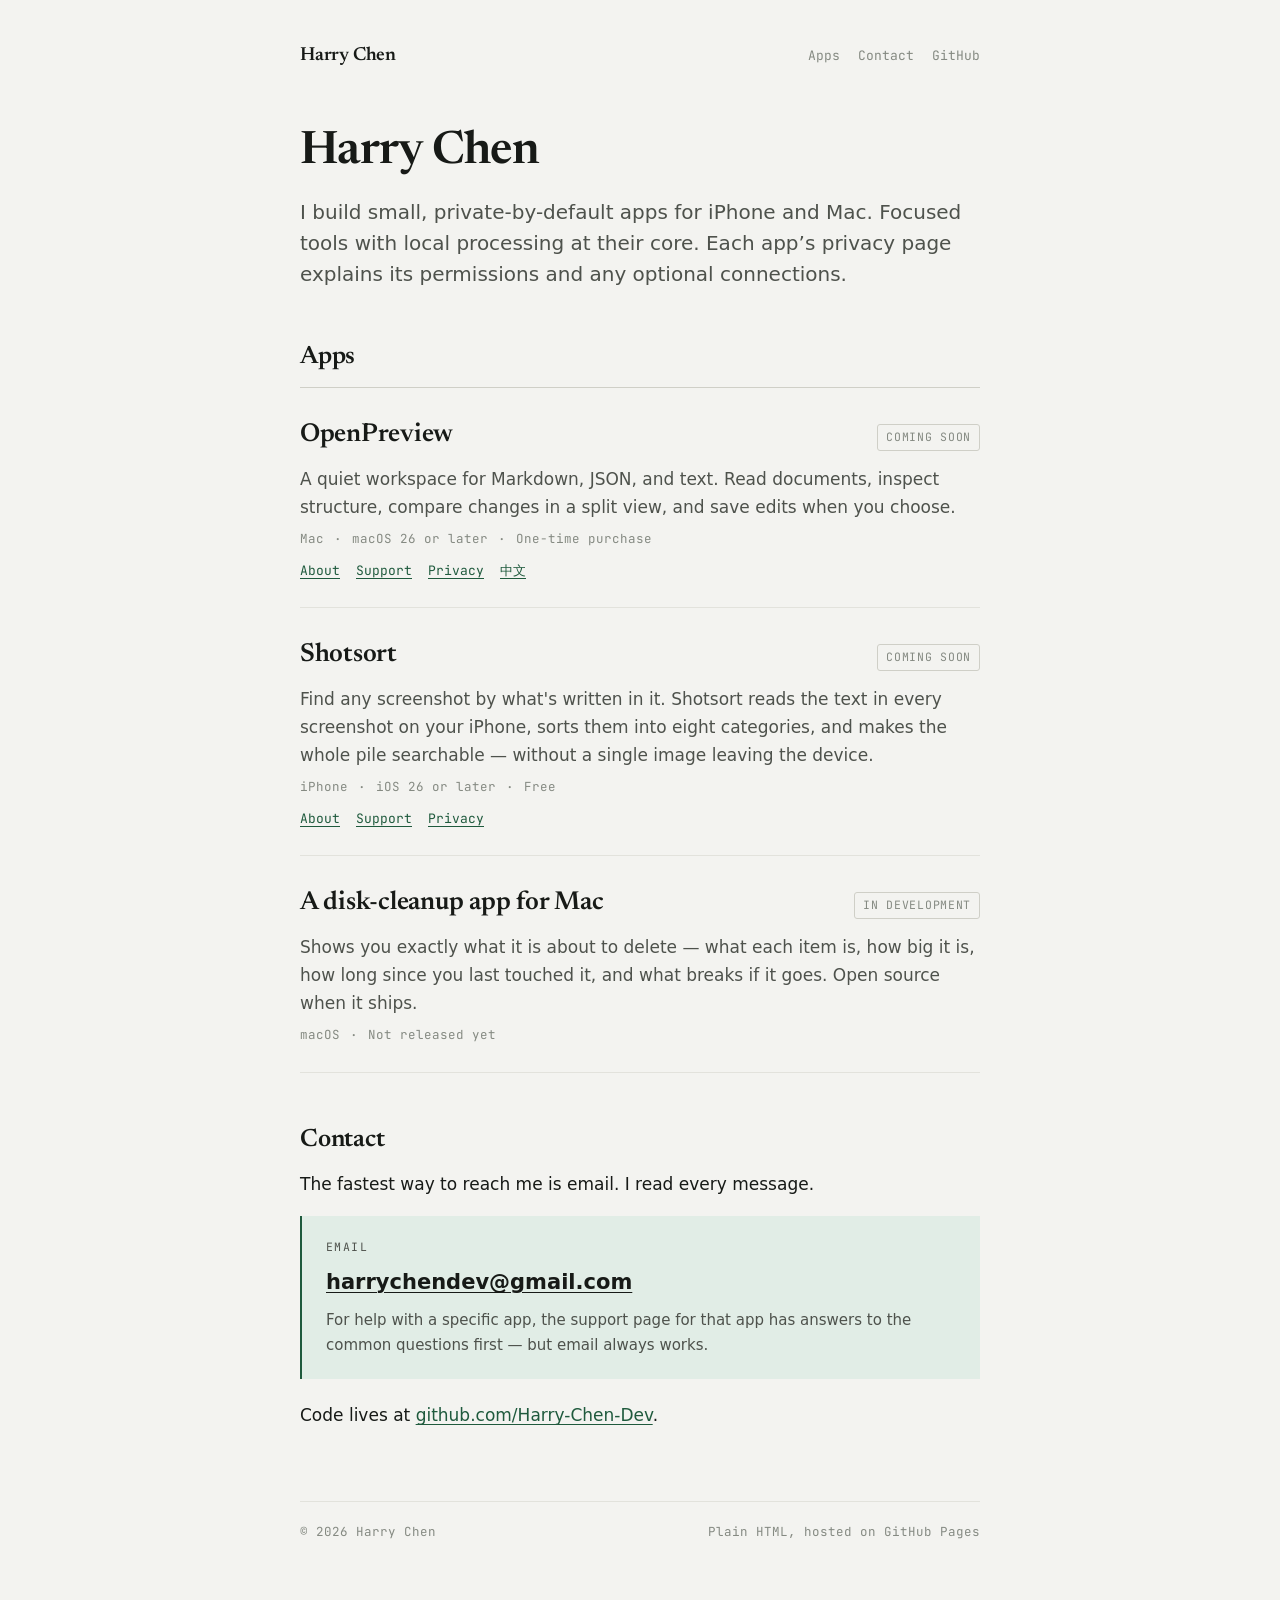
<file: index.html>
<!doctype html>
<html lang="en">
<head>
<meta charset="utf-8">
<meta name="viewport" content="width=device-width, initial-scale=1">
<title>Harry Chen</title>
<meta name="description" content="Small, private-by-default apps for iPhone and Mac.">
<link rel="icon" href="data:image/svg+xml,<svg xmlns='http://www.w3.org/2000/svg' viewBox='0 0 32 32'><rect width='32' height='32' rx='7' fill='%231F5A3D'/><path d='M11 9v14M21 9v14M11 16h10' stroke='%23F3F3F0' stroke-width='2.6' stroke-linecap='round'/></svg>">
<link rel="preconnect" href="https://fonts.googleapis.com">
<link rel="preconnect" href="https://fonts.gstatic.com" crossorigin>
<link rel="stylesheet" href="https://fonts.googleapis.com/css2?family=Newsreader:opsz,wght@6..72,400;6..72,600&family=JetBrains+Mono:wght@400;500&display=swap">
<link rel="stylesheet" href="/assets/style.css">
</head>
<body>
<a class="skip" href="#main">Skip to content</a>

<header class="site">
  <a class="wordmark" href="/">Harry Chen</a>
  <nav>
    <a href="#apps">Apps</a>
    <a href="#contact">Contact</a>
    <a href="https://github.com/Harry-Chen-Dev">GitHub</a>
  </nav>
</header>

<main id="main">

  <h1>Harry Chen</h1>
  <p class="lead">I build small, private-by-default apps for iPhone and Mac. Focused tools with local processing at their core. Each app’s privacy page explains its permissions and any optional connections.</p>

  <h2 id="apps">Apps</h2>

  <div class="catalogue">

    <article class="entry">
      <div class="entry-head"><h3 class="entry-name"><a href="/openpreview/">OpenPreview</a></h3><span class="status">Coming soon</span></div>
      <p class="entry-desc">A quiet workspace for Markdown, JSON, and text. Read documents, inspect structure, compare changes in a split view, and save edits when you choose.</p>
      <div class="entry-meta"><span>Mac</span><span>·</span><span>macOS 26 or later</span><span>·</span><span>One-time purchase</span></div>
      <div class="entry-links"><a href="/openpreview/">About</a><a href="/openpreview/support/">Support</a><a href="/openpreview/privacy/">Privacy</a><a href="/openpreview/zh/" lang="zh-Hans">中文</a></div>
    </article>


    <article class="entry">
      <div class="entry-head">
        <h3 class="entry-name"><a href="/shotsort/">Shotsort</a></h3>
        <span class="status">Coming soon</span>
      </div>
      <p class="entry-desc">Find any screenshot by what's written in it. Shotsort reads the text in every screenshot on your iPhone, sorts them into eight categories, and makes the whole pile searchable — without a single image leaving the device.</p>
      <div class="entry-meta"><span>iPhone</span><span>·</span><span>iOS 26 or later</span><span>·</span><span>Free</span></div>
      <div class="entry-links">
        <a href="/shotsort/">About</a>
        <a href="/shotsort/support/">Support</a>
        <a href="/shotsort/privacy/">Privacy</a>
      </div>
    </article>

    <article class="entry">
      <div class="entry-head">
        <h3 class="entry-name">A disk-cleanup app for Mac</h3>
        <span class="status">In development</span>
      </div>
      <p class="entry-desc">Shows you exactly what it is about to delete — what each item is, how big it is, how long since you last touched it, and what breaks if it goes. Open source when it ships.</p>
      <div class="entry-meta"><span>macOS</span><span>·</span><span>Not released yet</span></div>
    </article>

  </div>

  <h2 id="contact">Contact</h2>
  <p>The fastest way to reach me is email. I read every message.</p>

  <div class="contact">
    <div class="label">Email</div>
    <div class="addr"><a href="mailto:harrychendev@gmail.com">harrychendev@gmail.com</a></div>
    <p>For help with a specific app, the support page for that app has answers to the common questions first — but email always works.</p>
  </div>

  <p style="margin-top:22px">Code lives at <a href="https://github.com/Harry-Chen-Dev">github.com/Harry-Chen-Dev</a>.</p>

</main>

<footer>
  <span>© 2026 Harry Chen</span>
  <span>Plain HTML, hosted on GitHub Pages</span>
</footer>

</body>
</html>
</file>
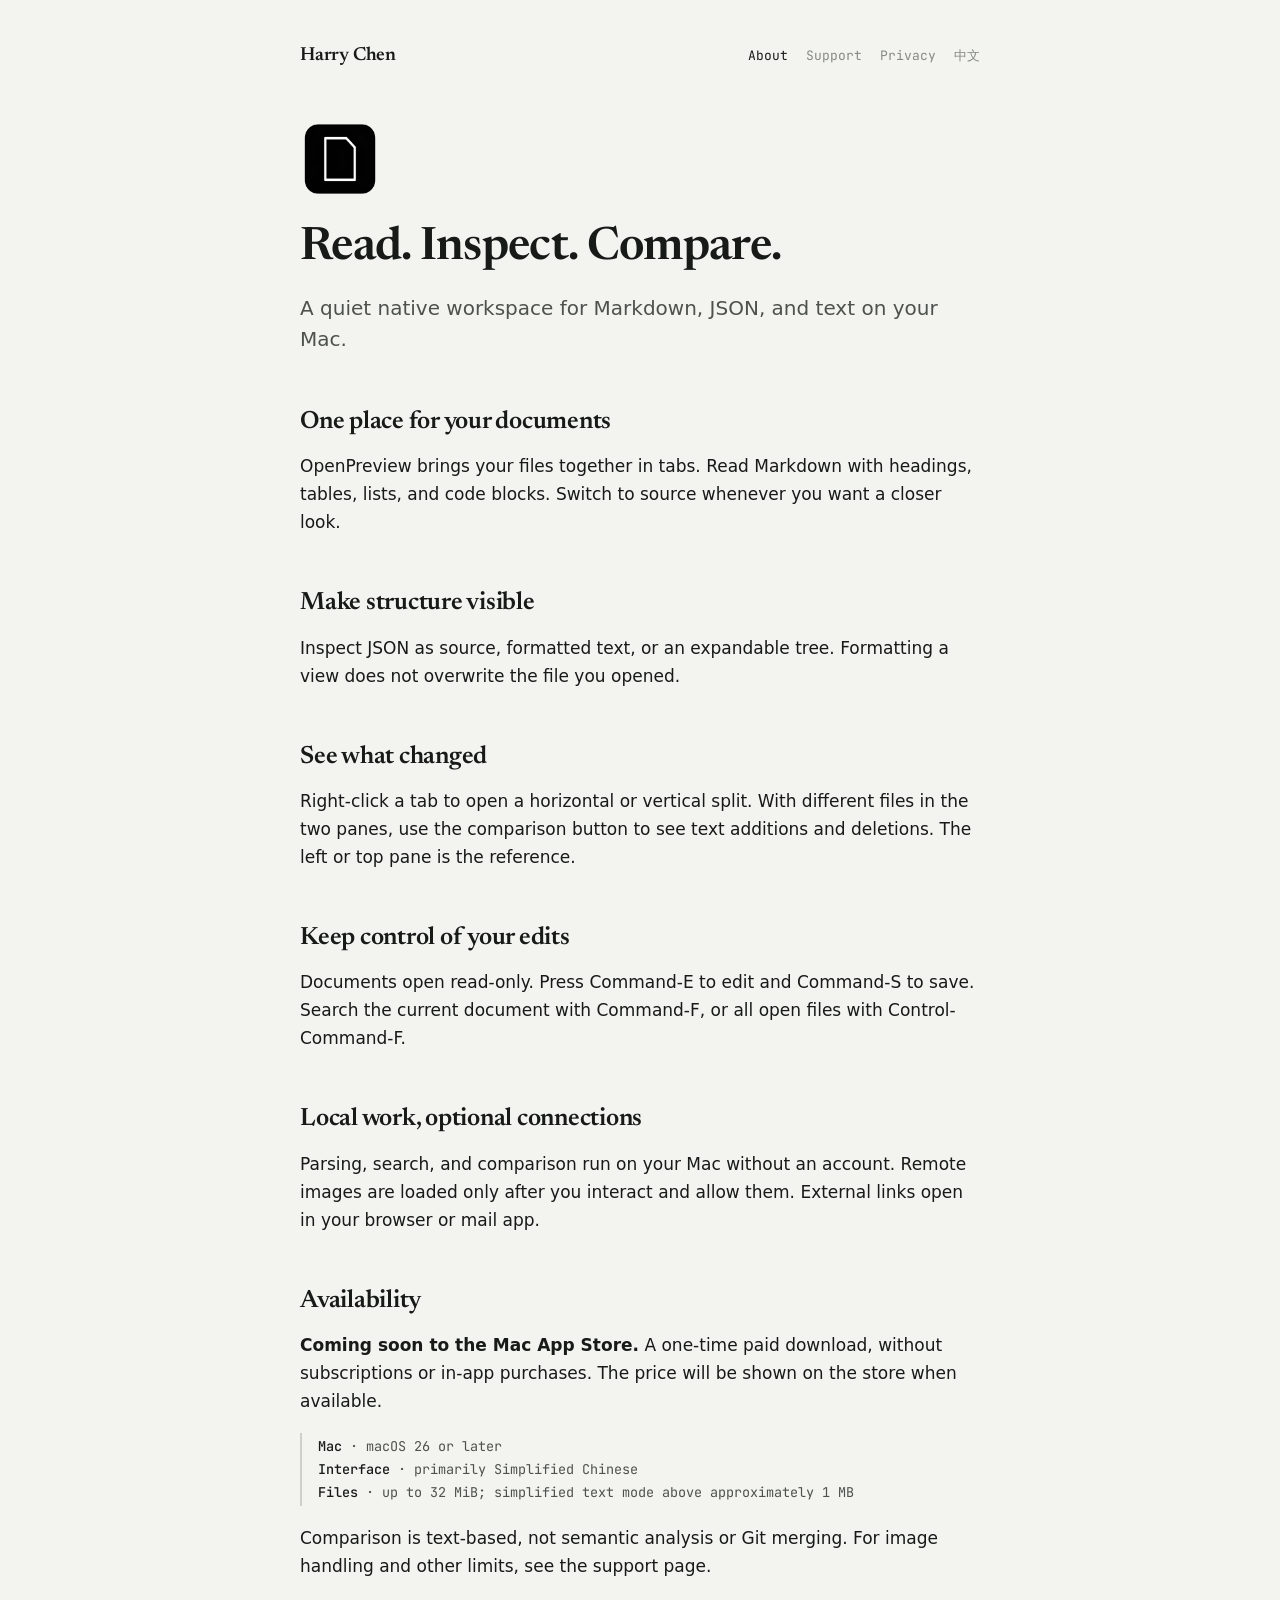
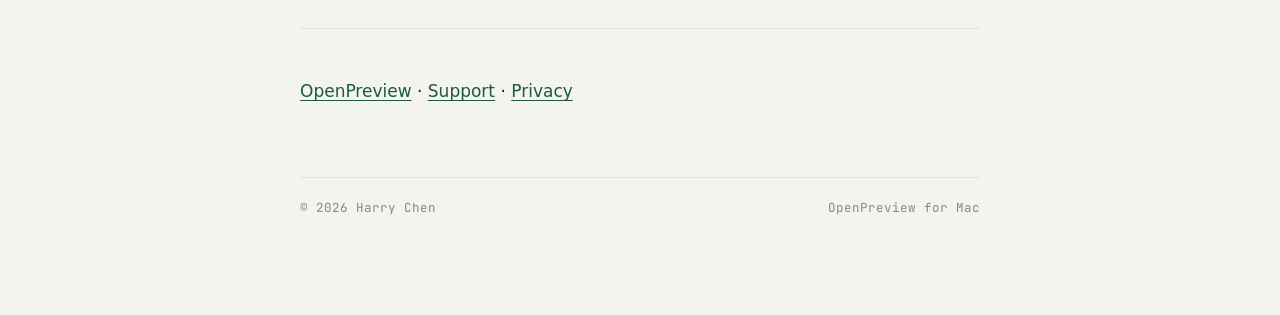
<file: openpreview/index.html>
<!doctype html>
<html lang="en">
<head><meta charset="utf-8"><meta name="viewport" content="width=device-width, initial-scale=1">
<title>Read. Inspect. Compare. — OpenPreview · Harry Chen</title><meta name="description" content="A quiet native workspace for Markdown, JSON, and text on your Mac.">
<link rel="canonical" href="https://harry-chen-dev.github.io/openpreview/"><link rel="alternate" hreflang="en" href="https://harry-chen-dev.github.io/openpreview/"><link rel="alternate" hreflang="zh-Hans" href="https://harry-chen-dev.github.io/openpreview/zh/">
<link rel="icon" href="/openpreview/icon.png"><link rel="preconnect" href="https://fonts.googleapis.com"><link rel="preconnect" href="https://fonts.gstatic.com" crossorigin>
<link rel="stylesheet" href="https://fonts.googleapis.com/css2?family=Newsreader:opsz,wght@6..72,400;6..72,600&family=JetBrains+Mono:wght@400;500&display=swap"><link rel="stylesheet" href="/assets/style.css"></head>
<body><a class="skip" href="#main">Skip to content</a>
<header class="site"><a class="wordmark" href="/">Harry Chen</a><nav aria-label="Page navigation"><a href="/openpreview/" aria-current="page">About</a><a href="/openpreview/support/">Support</a><a href="/openpreview/privacy/">Privacy</a><a href="/openpreview/zh/" lang="zh-Hans">中文</a></nav></header>
<main id="main"><img class="product-icon" src="/openpreview/icon.png" width="80" height="80" alt="OpenPreview"><h1>Read. Inspect. Compare.</h1><p class="lead">A quiet native workspace for Markdown, JSON, and text on your Mac.</p><h2>One place for your documents</h2><p>OpenPreview brings your files together in tabs. Read Markdown with headings, tables, lists, and code blocks. Switch to source whenever you want a closer look.</p>
<h2>Make structure visible</h2><p>Inspect JSON as source, formatted text, or an expandable tree. Formatting a view does not overwrite the file you opened.</p>
<h2>See what changed</h2><p>Right-click a tab to open a horizontal or vertical split. With different files in the two panes, use the comparison button to see text additions and deletions. The left or top pane is the reference.</p>
<h2>Keep control of your edits</h2><p>Documents open read-only. Press Command-E to edit and Command-S to save. Search the current document with Command-F, or all open files with Control-Command-F.</p>
<h2>Local work, optional connections</h2><p>Parsing, search, and comparison run on your Mac without an account. Remote images are loaded only after you interact and allow them. External links open in your browser or mail app.</p>
<h2>Availability</h2><p><strong>Coming soon to the Mac App Store.</strong> A one-time paid download, without subscriptions or in-app purchases. The price will be shown on the store when available.</p><p class="spec"><b>Mac</b> · macOS 26 or later<br><b>Interface</b> · primarily Simplified Chinese<br><b>Files</b> · up to 32 MiB; simplified text mode above approximately 1 MB</p><p>Comparison is text-based, not semantic analysis or Git merging. For image handling and other limits, see the support page.</p>
<hr><p><a href="/openpreview/">OpenPreview</a> · <a href="/openpreview/support/">Support</a> · <a href="/openpreview/privacy/">Privacy</a></p></main>
<footer><span>© 2026 Harry Chen</span><span>OpenPreview for Mac</span></footer></body></html>
</file>
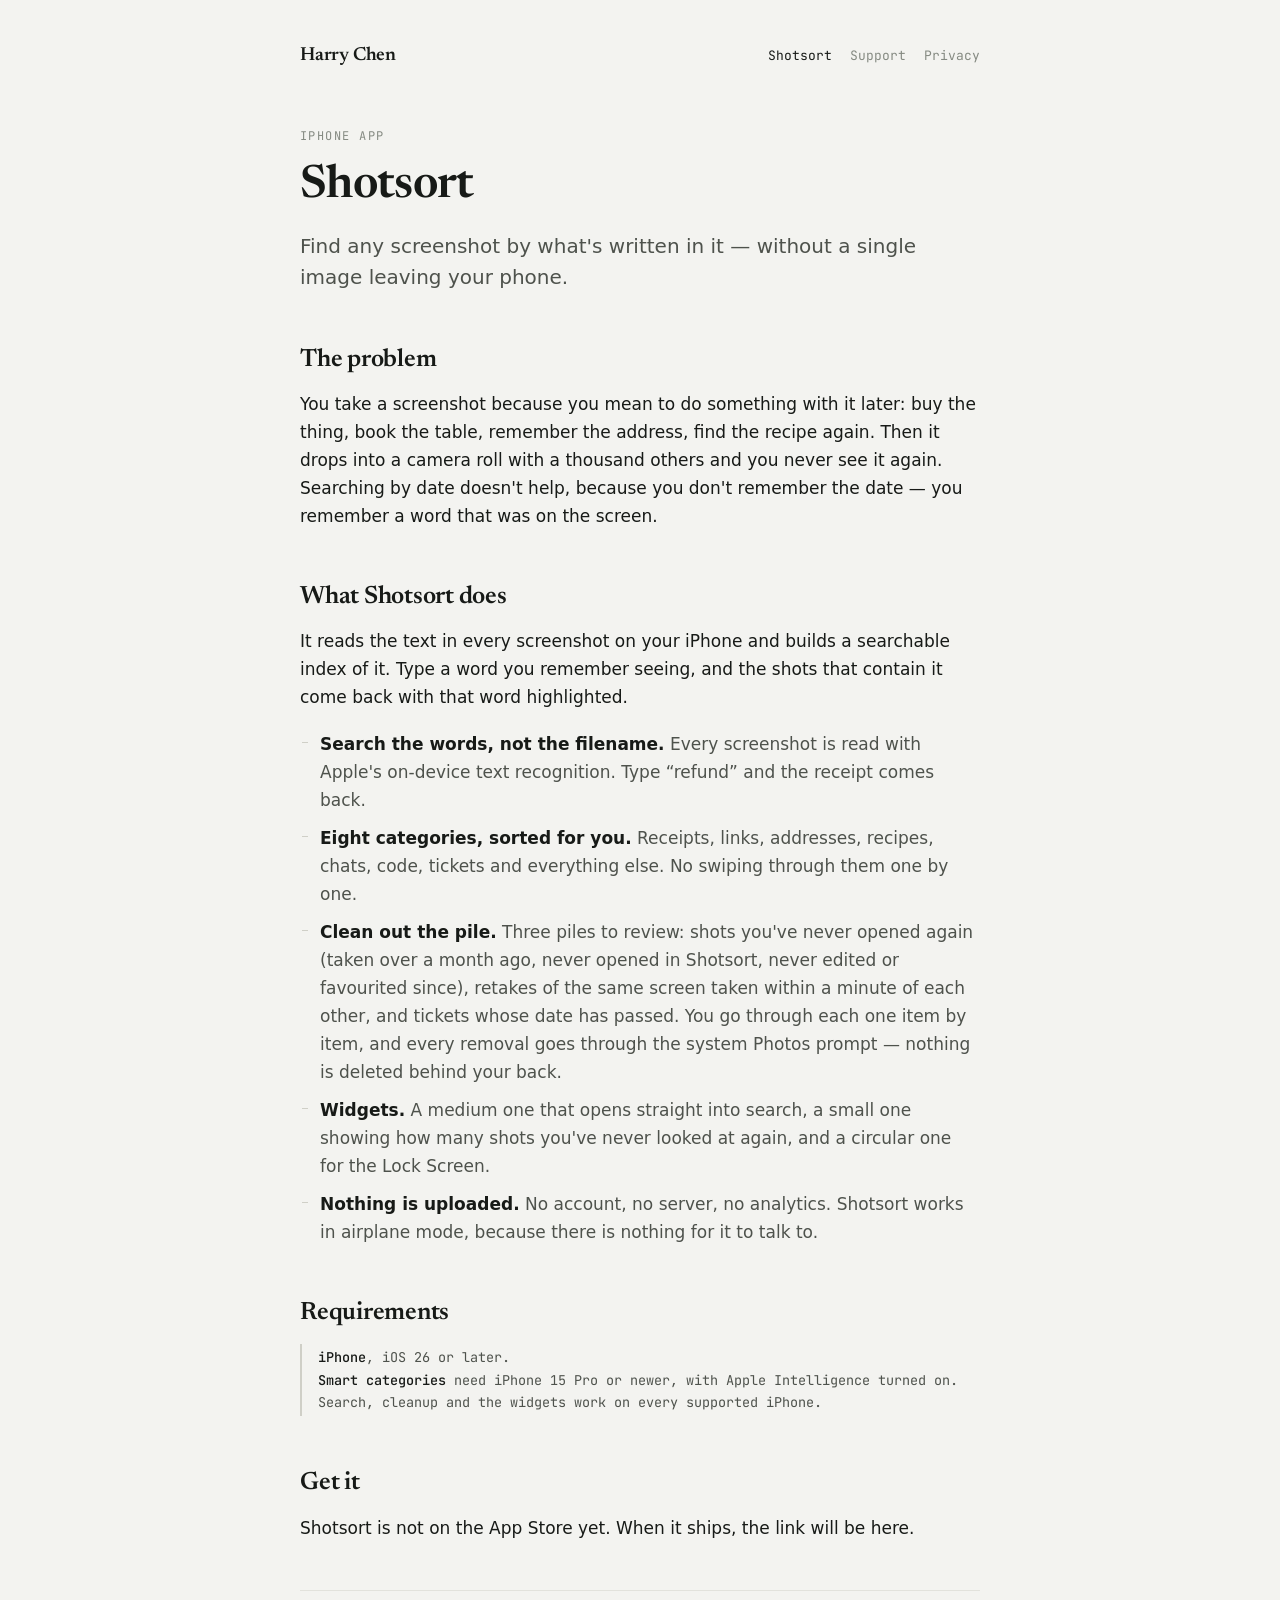
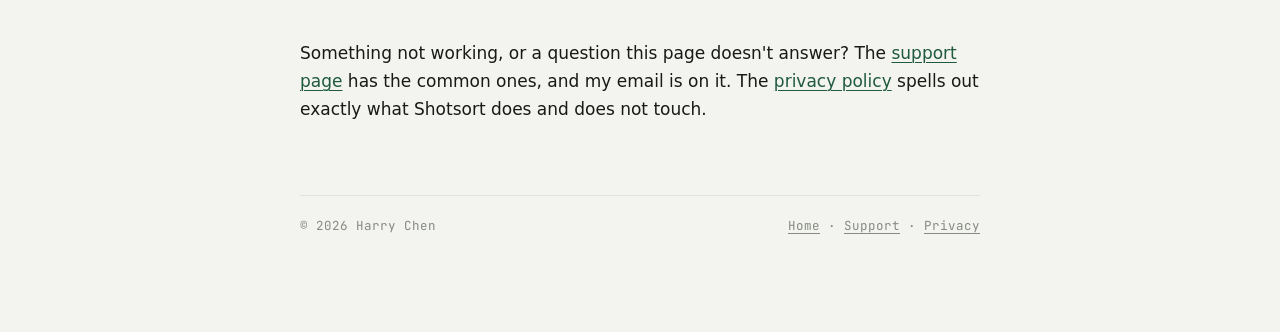
<file: shotsort/index.html>
<!doctype html>
<html lang="en">
<head>
<meta charset="utf-8">
<meta name="viewport" content="width=device-width, initial-scale=1">
<title>Shotsort — Harry Chen</title>
<meta name="description" content="Find any screenshot by what's written in it. On-device, no accounts, nothing uploaded.">
<link rel="icon" href="data:image/svg+xml,<svg xmlns='http://www.w3.org/2000/svg' viewBox='0 0 32 32'><rect width='32' height='32' rx='7' fill='%231F5A3D'/><path d='M11 9v14M21 9v14M11 16h10' stroke='%23F3F3F0' stroke-width='2.6' stroke-linecap='round'/></svg>">
<link rel="preconnect" href="https://fonts.googleapis.com">
<link rel="preconnect" href="https://fonts.gstatic.com" crossorigin>
<link rel="stylesheet" href="https://fonts.googleapis.com/css2?family=Newsreader:opsz,wght@6..72,400;6..72,600&family=JetBrains+Mono:wght@400;500&display=swap">
<link rel="stylesheet" href="/assets/style.css">
</head>
<body>
<a class="skip" href="#main">Skip to content</a>

<header class="site">
  <a class="wordmark" href="/">Harry Chen</a>
  <nav>
    <a href="/shotsort/" aria-current="page">Shotsort</a>
    <a href="/shotsort/support/">Support</a>
    <a href="/shotsort/privacy/">Privacy</a>
  </nav>
</header>

<main id="main">

  <p class="eyebrow" style="margin-top:56px">iPhone app</p>
  <h1 style="margin-top:0">Shotsort</h1>
  <p class="lead">Find any screenshot by what's written in it — without a single image leaving your phone.</p>

  <h2>The problem</h2>
  <p>You take a screenshot because you mean to do something with it later: buy the thing, book the table, remember the address, find the recipe again. Then it drops into a camera roll with a thousand others and you never see it again. Searching by date doesn't help, because you don't remember the date — you remember a word that was on the screen.</p>

  <h2>What Shotsort does</h2>
  <p>It reads the text in every screenshot on your iPhone and builds a searchable index of it. Type a word you remember seeing, and the shots that contain it come back with that word highlighted.</p>

  <ul class="plain">
    <li><b>Search the words, not the filename.</b> Every screenshot is read with Apple's on-device text recognition. Type “refund” and the receipt comes back.</li>
    <li><b>Eight categories, sorted for you.</b> Receipts, links, addresses, recipes, chats, code, tickets and everything else. No swiping through them one by one.</li>
    <li><b>Clean out the pile.</b> Three piles to review: shots you've never opened again (taken over a month ago, never opened in Shotsort, never edited or favourited since), retakes of the same screen taken within a minute of each other, and tickets whose date has passed. You go through each one item by item, and every removal goes through the system Photos prompt — nothing is deleted behind your back.</li>
    <li><b>Widgets.</b> A medium one that opens straight into search, a small one showing how many shots you've never looked at again, and a circular one for the Lock Screen.</li>
    <li><b>Nothing is uploaded.</b> No account, no server, no analytics. Shotsort works in airplane mode, because there is nothing for it to talk to.</li>
  </ul>

  <h2>Requirements</h2>
  <p class="spec"><b>iPhone</b>, iOS 26 or later.<br><b>Smart categories</b> need iPhone 15 Pro or newer, with Apple Intelligence turned on.<br>Search, cleanup and the widgets work on every supported iPhone.</p>

  <h2>Get it</h2>
  <p>Shotsort is not on the App Store yet. When it ships, the link will be here.</p>
  <!-- When the app is live, replace the paragraph above with:
       <p><a href="https://apps.apple.com/app/idYOUR_APP_ID">Download on the App Store</a></p> -->

  <hr>

  <p>Something not working, or a question this page doesn't answer? The <a href="/shotsort/support/">support page</a> has the common ones, and my email is on it. The <a href="/shotsort/privacy/">privacy policy</a> spells out exactly what Shotsort does and does not touch.</p>

</main>

<footer>
  <span>© 2026 Harry Chen</span>
  <span><a href="/">Home</a> · <a href="/shotsort/support/">Support</a> · <a href="/shotsort/privacy/">Privacy</a></span>
</footer>

</body>
</html>
</file>
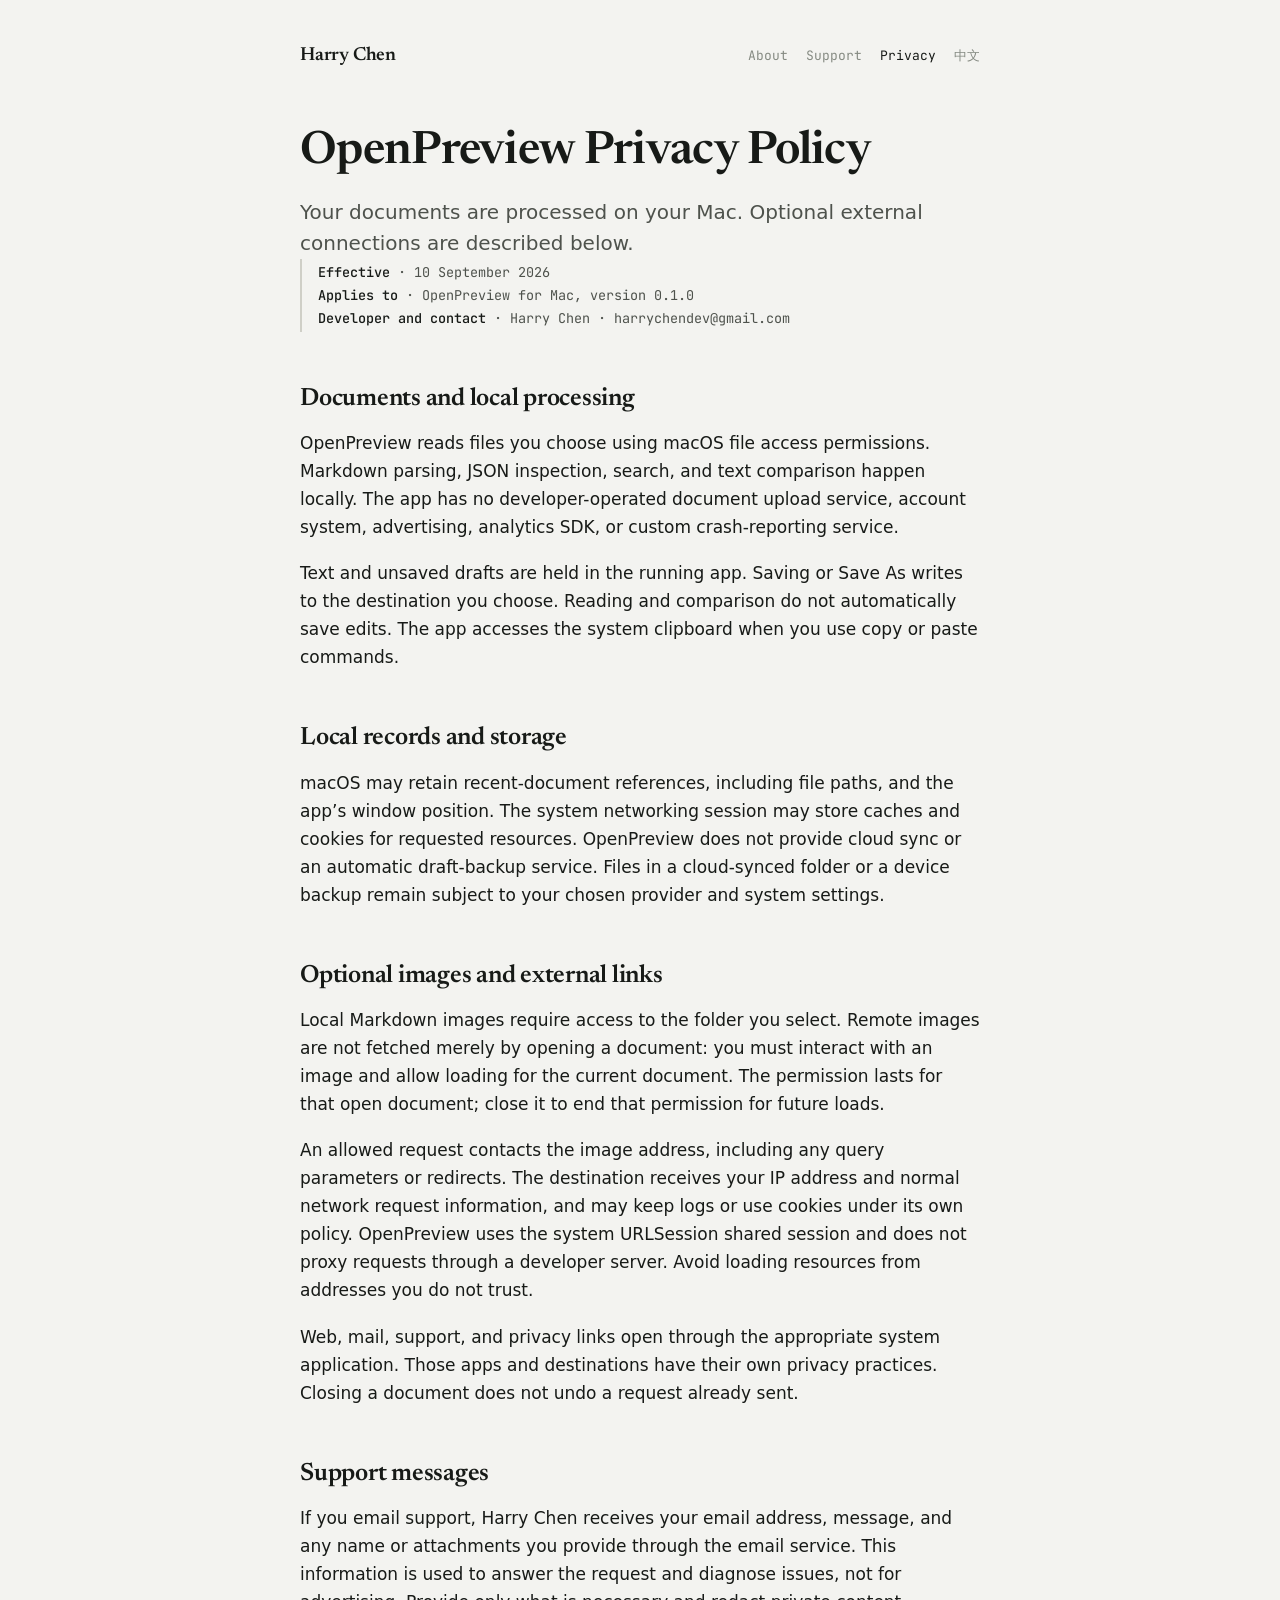
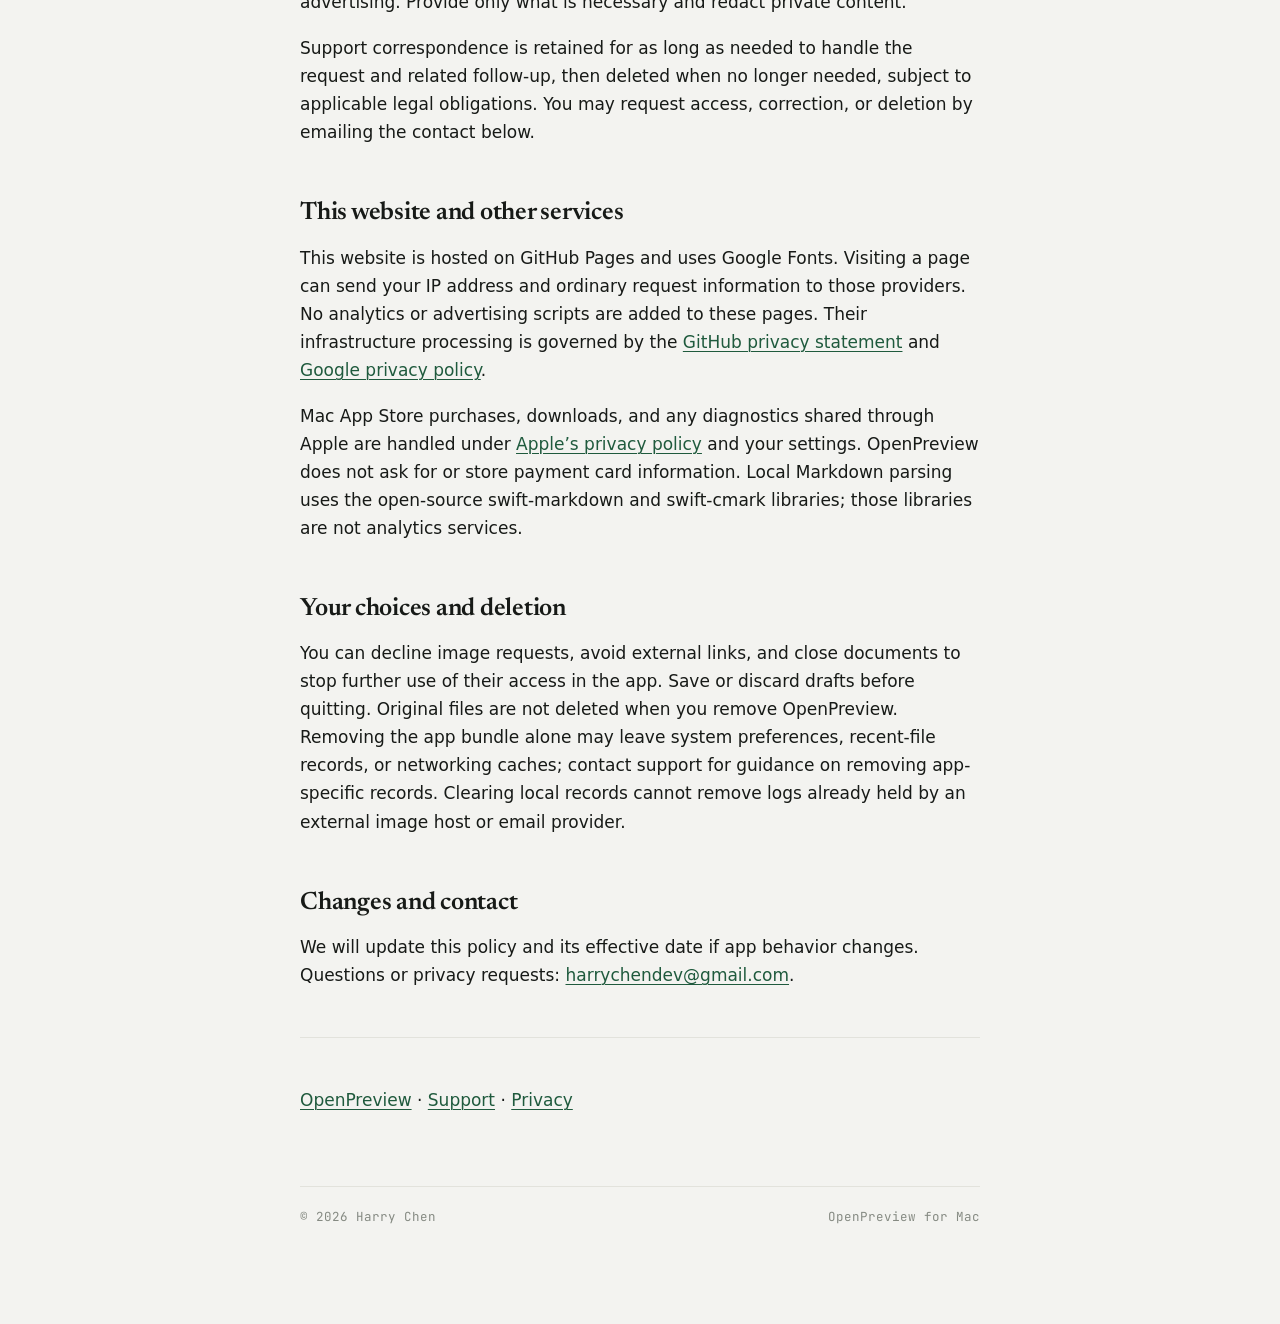
<file: openpreview/privacy/index.html>
<!doctype html>
<html lang="en">
<head><meta charset="utf-8"><meta name="viewport" content="width=device-width, initial-scale=1">
<title>OpenPreview Privacy Policy — OpenPreview · Harry Chen</title><meta name="description" content="Your documents are processed on your Mac. Optional external connections are described below.">
<link rel="canonical" href="https://harry-chen-dev.github.io/openpreview/privacy/"><link rel="alternate" hreflang="en" href="https://harry-chen-dev.github.io/openpreview/privacy/"><link rel="alternate" hreflang="zh-Hans" href="https://harry-chen-dev.github.io/openpreview/zh/privacy/">
<link rel="icon" href="/openpreview/icon.png"><link rel="preconnect" href="https://fonts.googleapis.com"><link rel="preconnect" href="https://fonts.gstatic.com" crossorigin>
<link rel="stylesheet" href="https://fonts.googleapis.com/css2?family=Newsreader:opsz,wght@6..72,400;6..72,600&family=JetBrains+Mono:wght@400;500&display=swap"><link rel="stylesheet" href="/assets/style.css"></head>
<body><a class="skip" href="#main">Skip to content</a>
<header class="site"><a class="wordmark" href="/">Harry Chen</a><nav aria-label="Page navigation"><a href="/openpreview/">About</a><a href="/openpreview/support/">Support</a><a href="/openpreview/privacy/" aria-current="page">Privacy</a><a href="/openpreview/zh/privacy/" lang="zh-Hans">中文</a></nav></header>
<main id="main"><h1>OpenPreview Privacy Policy</h1><p class="lead">Your documents are processed on your Mac. Optional external connections are described below.</p><p class="spec"><b>Effective</b> · 10 September 2026<br><b>Applies to</b> · OpenPreview for Mac, version 0.1.0<br><b>Developer and contact</b> · Harry Chen · harrychendev@gmail.com</p>
<h2>Documents and local processing</h2><p>OpenPreview reads files you choose using macOS file access permissions. Markdown parsing, JSON inspection, search, and text comparison happen locally. The app has no developer-operated document upload service, account system, advertising, analytics SDK, or custom crash-reporting service.</p><p>Text and unsaved drafts are held in the running app. Saving or Save As writes to the destination you choose. Reading and comparison do not automatically save edits. The app accesses the system clipboard when you use copy or paste commands.</p>
<h2>Local records and storage</h2><p>macOS may retain recent-document references, including file paths, and the app’s window position. The system networking session may store caches and cookies for requested resources. OpenPreview does not provide cloud sync or an automatic draft-backup service. Files in a cloud-synced folder or a device backup remain subject to your chosen provider and system settings.</p>
<h2>Optional images and external links</h2><p>Local Markdown images require access to the folder you select. Remote images are not fetched merely by opening a document: you must interact with an image and allow loading for the current document. The permission lasts for that open document; close it to end that permission for future loads.</p><p>An allowed request contacts the image address, including any query parameters or redirects. The destination receives your IP address and normal network request information, and may keep logs or use cookies under its own policy. OpenPreview uses the system URLSession shared session and does not proxy requests through a developer server. Avoid loading resources from addresses you do not trust.</p><p>Web, mail, support, and privacy links open through the appropriate system application. Those apps and destinations have their own privacy practices. Closing a document does not undo a request already sent.</p>
<h2>Support messages</h2><p>If you email support, Harry Chen receives your email address, message, and any name or attachments you provide through the email service. This information is used to answer the request and diagnose issues, not for advertising. Provide only what is necessary and redact private content.</p><p>Support correspondence is retained for as long as needed to handle the request and related follow-up, then deleted when no longer needed, subject to applicable legal obligations. You may request access, correction, or deletion by emailing the contact below.</p>
<h2>This website and other services</h2><p>This website is hosted on GitHub Pages and uses Google Fonts. Visiting a page can send your IP address and ordinary request information to those providers. No analytics or advertising scripts are added to these pages. Their infrastructure processing is governed by the <a href="https://docs.github.com/en/site-policy/privacy-policies/github-general-privacy-statement">GitHub privacy statement</a> and <a href="https://policies.google.com/privacy">Google privacy policy</a>.</p><p>Mac App Store purchases, downloads, and any diagnostics shared through Apple are handled under <a href="https://www.apple.com/legal/privacy/">Apple’s privacy policy</a> and your settings. OpenPreview does not ask for or store payment card information. Local Markdown parsing uses the open-source swift-markdown and swift-cmark libraries; those libraries are not analytics services.</p>
<h2>Your choices and deletion</h2><p>You can decline image requests, avoid external links, and close documents to stop further use of their access in the app. Save or discard drafts before quitting. Original files are not deleted when you remove OpenPreview. Removing the app bundle alone may leave system preferences, recent-file records, or networking caches; contact support for guidance on removing app-specific records. Clearing local records cannot remove logs already held by an external image host or email provider.</p>
<h2>Changes and contact</h2><p>We will update this policy and its effective date if app behavior changes. Questions or privacy requests: <a href="mailto:harrychendev@gmail.com?subject=OpenPreview%20privacy">harrychendev@gmail.com</a>.</p>
<hr><p><a href="/openpreview/">OpenPreview</a> · <a href="/openpreview/support/">Support</a> · <a href="/openpreview/privacy/">Privacy</a></p></main>
<footer><span>© 2026 Harry Chen</span><span>OpenPreview for Mac</span></footer></body></html>
</file>
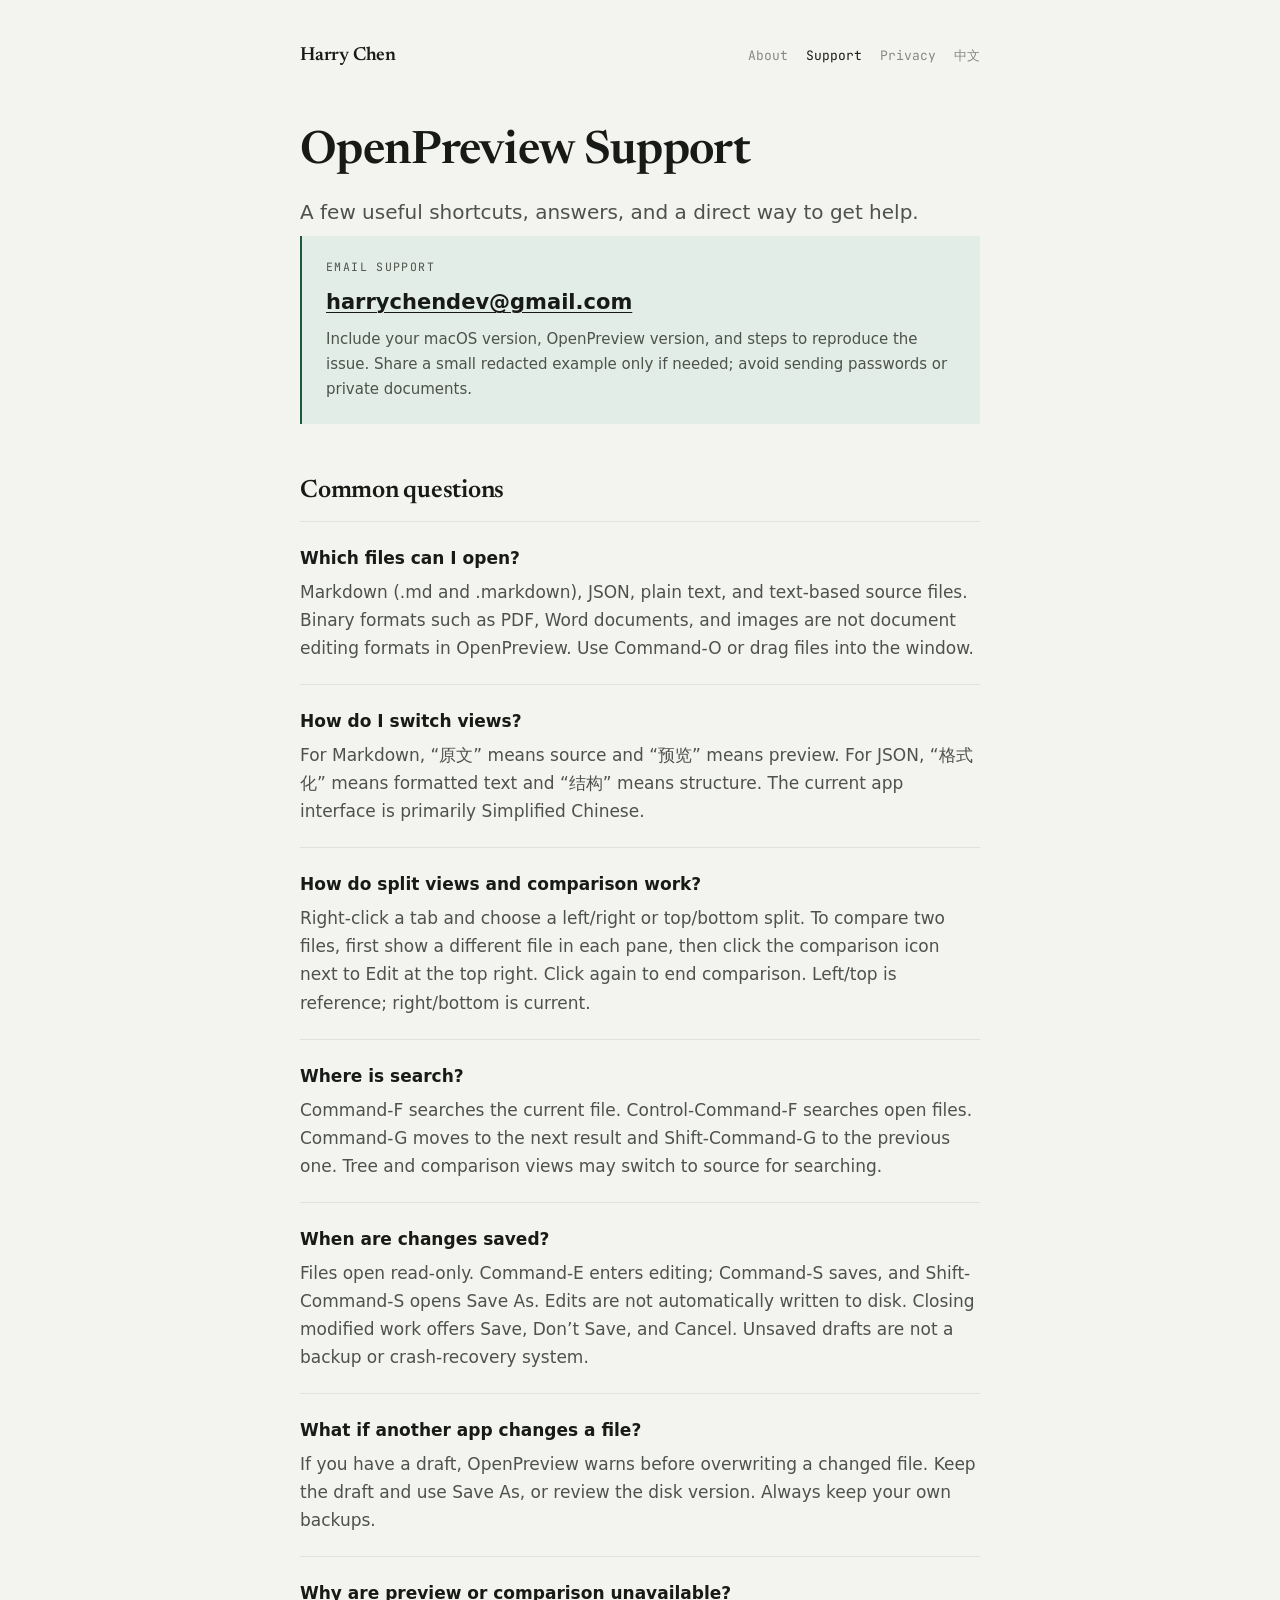
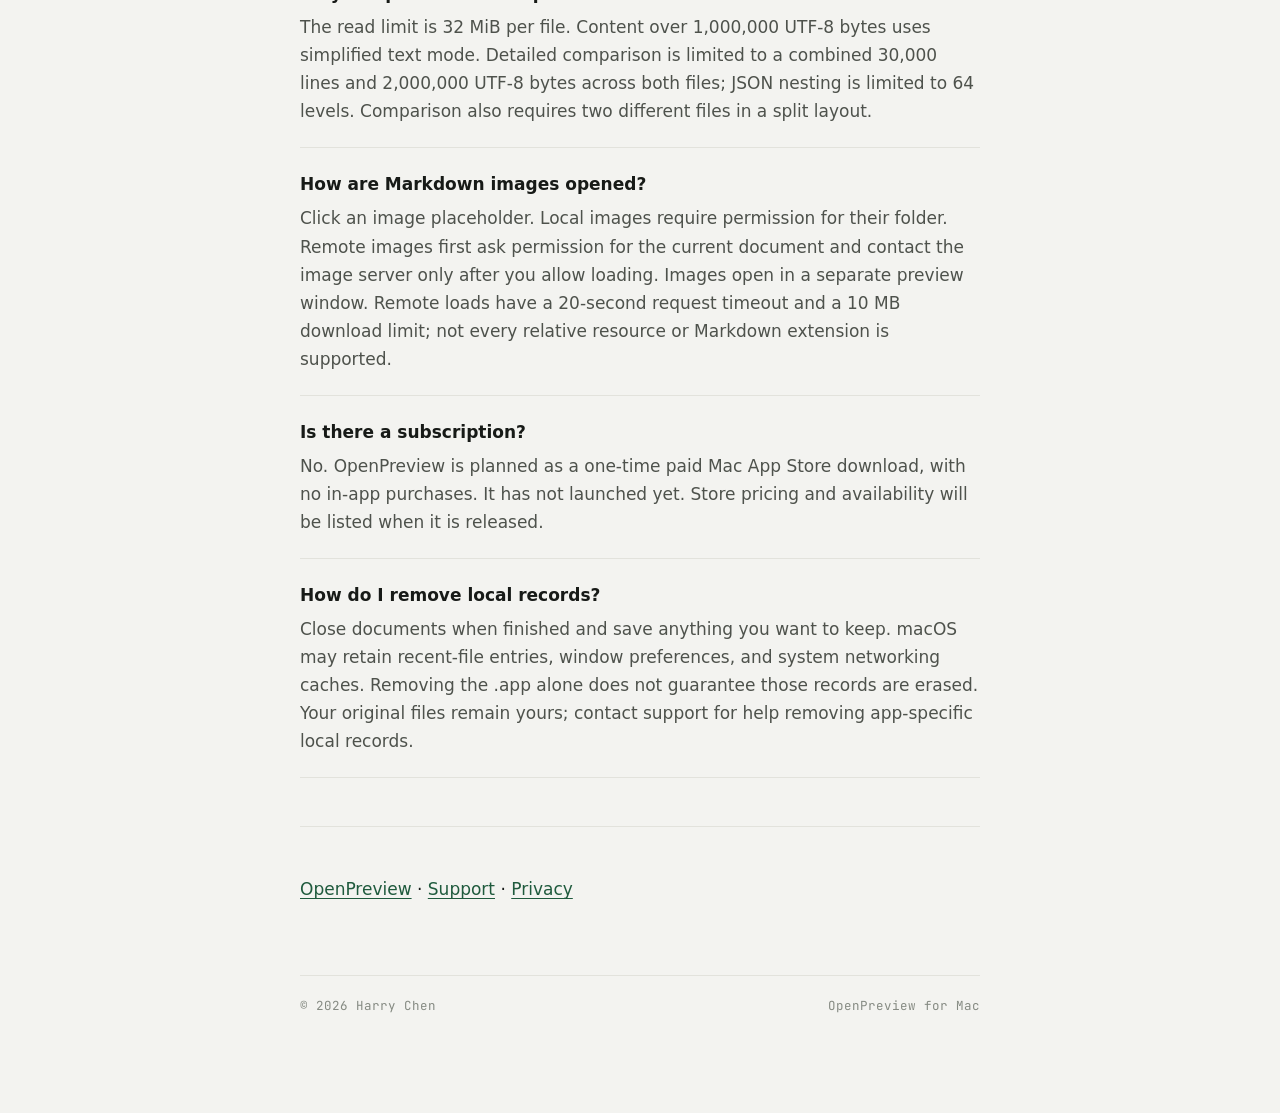
<file: openpreview/support/index.html>
<!doctype html>
<html lang="en">
<head><meta charset="utf-8"><meta name="viewport" content="width=device-width, initial-scale=1">
<title>OpenPreview Support — OpenPreview · Harry Chen</title><meta name="description" content="A few useful shortcuts, answers, and a direct way to get help.">
<link rel="canonical" href="https://harry-chen-dev.github.io/openpreview/support/"><link rel="alternate" hreflang="en" href="https://harry-chen-dev.github.io/openpreview/support/"><link rel="alternate" hreflang="zh-Hans" href="https://harry-chen-dev.github.io/openpreview/zh/support/">
<link rel="icon" href="/openpreview/icon.png"><link rel="preconnect" href="https://fonts.googleapis.com"><link rel="preconnect" href="https://fonts.gstatic.com" crossorigin>
<link rel="stylesheet" href="https://fonts.googleapis.com/css2?family=Newsreader:opsz,wght@6..72,400;6..72,600&family=JetBrains+Mono:wght@400;500&display=swap"><link rel="stylesheet" href="/assets/style.css"></head>
<body><a class="skip" href="#main">Skip to content</a>
<header class="site"><a class="wordmark" href="/">Harry Chen</a><nav aria-label="Page navigation"><a href="/openpreview/">About</a><a href="/openpreview/support/" aria-current="page">Support</a><a href="/openpreview/privacy/">Privacy</a><a href="/openpreview/zh/support/" lang="zh-Hans">中文</a></nav></header>
<main id="main"><h1>OpenPreview Support</h1><p class="lead">A few useful shortcuts, answers, and a direct way to get help.</p><div class="contact"><div class="label">Email support</div><div class="addr"><a href="mailto:harrychendev@gmail.com?subject=OpenPreview%20support">harrychendev@gmail.com</a></div><p>Include your macOS version, OpenPreview version, and steps to reproduce the issue. Share a small redacted example only if needed; avoid sending passwords or private documents.</p></div>
<h2>Common questions</h2><div class="faq">
<div><h3>Which files can I open?</h3><p>Markdown (.md and .markdown), JSON, plain text, and text-based source files. Binary formats such as PDF, Word documents, and images are not document editing formats in OpenPreview. Use Command-O or drag files into the window.</p></div>
<div><h3>How do I switch views?</h3><p>For Markdown, “原文” means source and “预览” means preview. For JSON, “格式化” means formatted text and “结构” means structure. The current app interface is primarily Simplified Chinese.</p></div>
<div><h3>How do split views and comparison work?</h3><p>Right-click a tab and choose a left/right or top/bottom split. To compare two files, first show a different file in each pane, then click the comparison icon next to Edit at the top right. Click again to end comparison. Left/top is reference; right/bottom is current.</p></div>
<div><h3>Where is search?</h3><p>Command-F searches the current file. Control-Command-F searches open files. Command-G moves to the next result and Shift-Command-G to the previous one. Tree and comparison views may switch to source for searching.</p></div>
<div><h3>When are changes saved?</h3><p>Files open read-only. Command-E enters editing; Command-S saves, and Shift-Command-S opens Save As. Edits are not automatically written to disk. Closing modified work offers Save, Don’t Save, and Cancel. Unsaved drafts are not a backup or crash-recovery system.</p></div>
<div><h3>What if another app changes a file?</h3><p>If you have a draft, OpenPreview warns before overwriting a changed file. Keep the draft and use Save As, or review the disk version. Always keep your own backups.</p></div>
<div><h3>Why are preview or comparison unavailable?</h3><p>The read limit is 32 MiB per file. Content over 1,000,000 UTF-8 bytes uses simplified text mode. Detailed comparison is limited to a combined 30,000 lines and 2,000,000 UTF-8 bytes across both files; JSON nesting is limited to 64 levels. Comparison also requires two different files in a split layout.</p></div>
<div><h3>How are Markdown images opened?</h3><p>Click an image placeholder. Local images require permission for their folder. Remote images first ask permission for the current document and contact the image server only after you allow loading. Images open in a separate preview window. Remote loads have a 20-second request timeout and a 10 MB download limit; not every relative resource or Markdown extension is supported.</p></div>
<div><h3>Is there a subscription?</h3><p>No. OpenPreview is planned as a one-time paid Mac App Store download, with no in-app purchases. It has not launched yet. Store pricing and availability will be listed when it is released.</p></div>
<div><h3>How do I remove local records?</h3><p>Close documents when finished and save anything you want to keep. macOS may retain recent-file entries, window preferences, and system networking caches. Removing the .app alone does not guarantee those records are erased. Your original files remain yours; contact support for help removing app-specific local records.</p></div></div>
<hr><p><a href="/openpreview/">OpenPreview</a> · <a href="/openpreview/support/">Support</a> · <a href="/openpreview/privacy/">Privacy</a></p></main>
<footer><span>© 2026 Harry Chen</span><span>OpenPreview for Mac</span></footer></body></html>
</file>
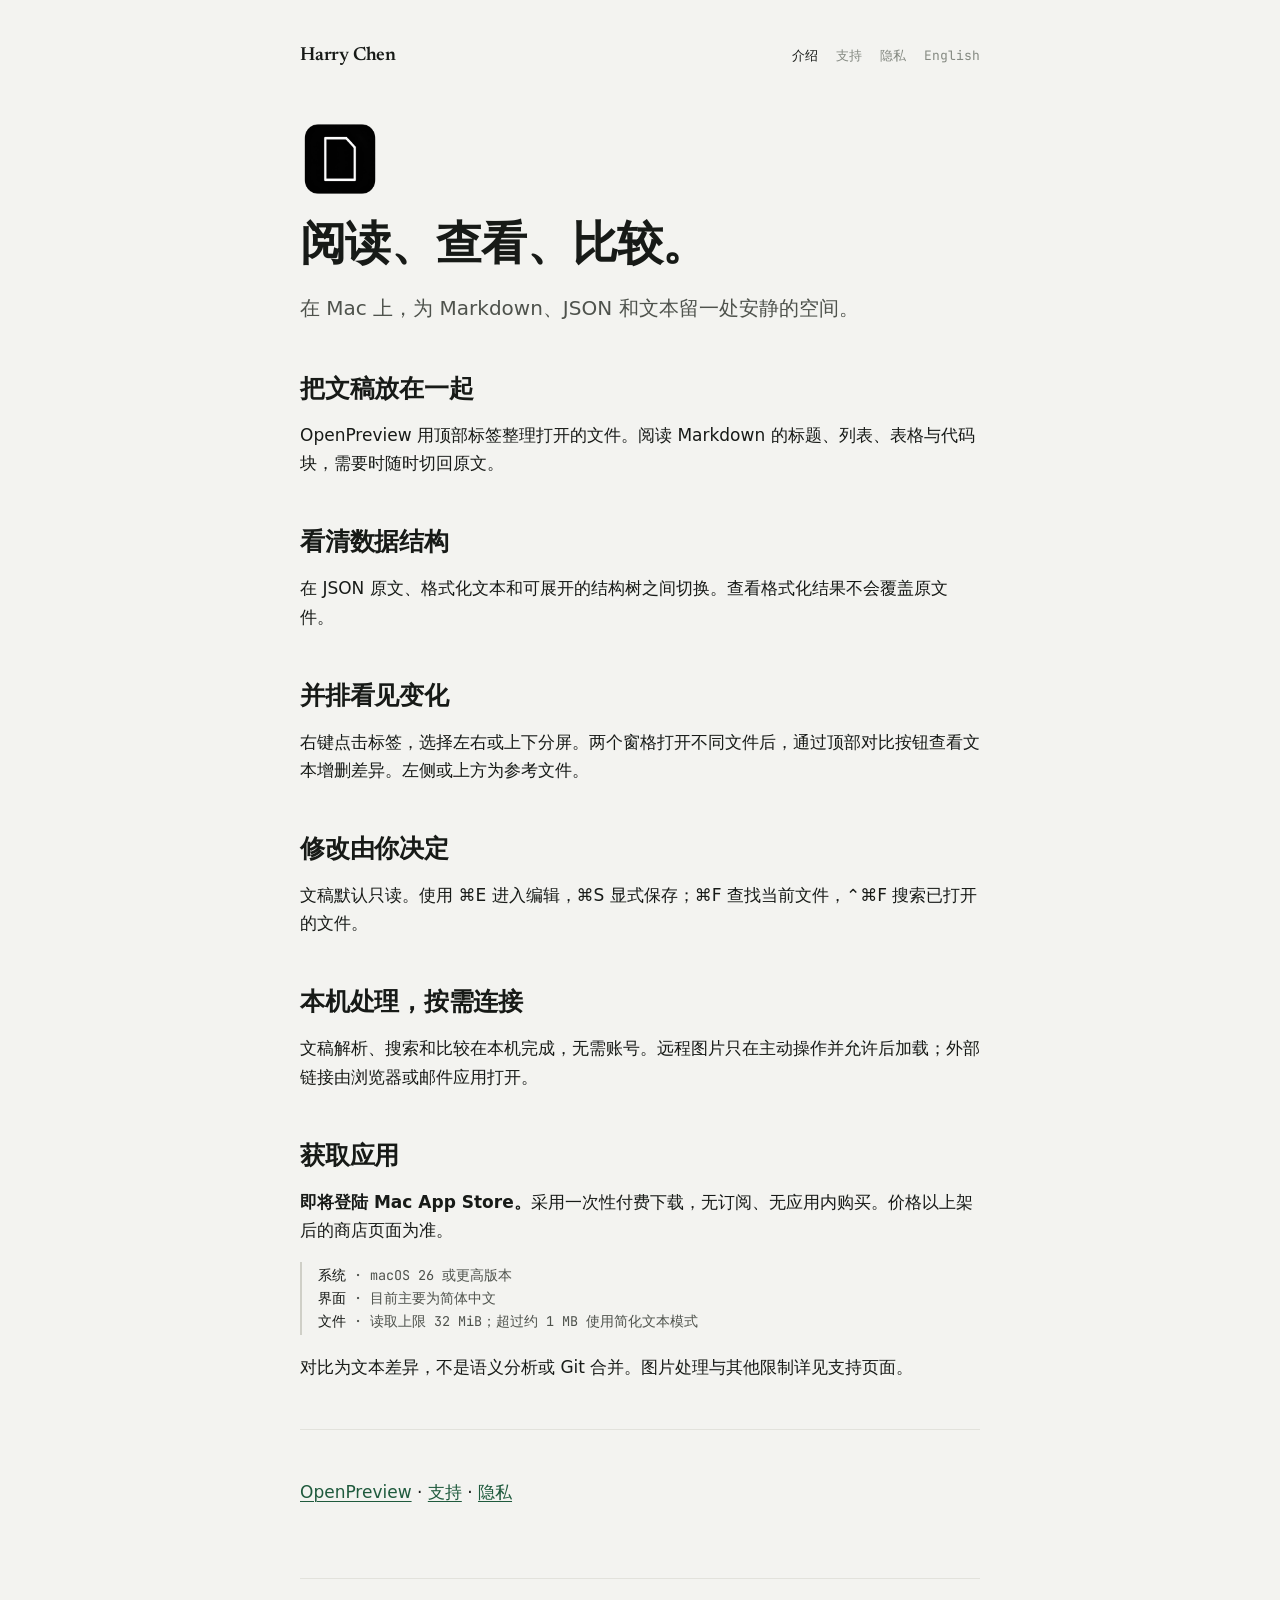
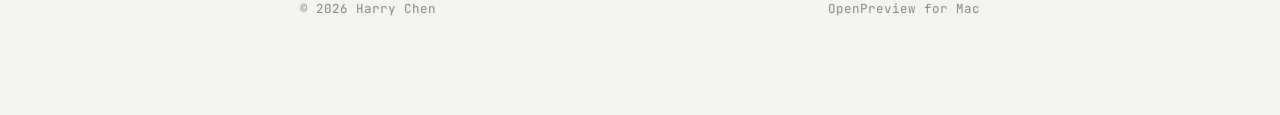
<file: openpreview/zh/index.html>
<!doctype html>
<html lang="zh-Hans">
<head><meta charset="utf-8"><meta name="viewport" content="width=device-width, initial-scale=1">
<title>阅读、查看、比较。 — OpenPreview · Harry Chen</title><meta name="description" content="在 Mac 上，为 Markdown、JSON 和文本留一处安静的空间。">
<link rel="canonical" href="https://harry-chen-dev.github.io/openpreview/zh/"><link rel="alternate" hreflang="en" href="https://harry-chen-dev.github.io/openpreview/"><link rel="alternate" hreflang="zh-Hans" href="https://harry-chen-dev.github.io/openpreview/zh/">
<link rel="icon" href="/openpreview/icon.png"><link rel="preconnect" href="https://fonts.googleapis.com"><link rel="preconnect" href="https://fonts.gstatic.com" crossorigin>
<link rel="stylesheet" href="https://fonts.googleapis.com/css2?family=Newsreader:opsz,wght@6..72,400;6..72,600&family=JetBrains+Mono:wght@400;500&display=swap"><link rel="stylesheet" href="/assets/style.css"></head>
<body><a class="skip" href="#main">跳到正文</a>
<header class="site"><a class="wordmark" href="/">Harry Chen</a><nav aria-label="页面导航"><a href="/openpreview/zh/" aria-current="page">介绍</a><a href="/openpreview/zh/support/">支持</a><a href="/openpreview/zh/privacy/">隐私</a><a href="/openpreview/" lang="en">English</a></nav></header>
<main id="main"><img class="product-icon" src="/openpreview/icon.png" width="80" height="80" alt="OpenPreview"><h1>阅读、查看、比较。</h1><p class="lead">在 Mac 上，为 Markdown、JSON 和文本留一处安静的空间。</p><h2>把文稿放在一起</h2><p>OpenPreview 用顶部标签整理打开的文件。阅读 Markdown 的标题、列表、表格与代码块，需要时随时切回原文。</p><h2>看清数据结构</h2><p>在 JSON 原文、格式化文本和可展开的结构树之间切换。查看格式化结果不会覆盖原文件。</p><h2>并排看见变化</h2><p>右键点击标签，选择左右或上下分屏。两个窗格打开不同文件后，通过顶部对比按钮查看文本增删差异。左侧或上方为参考文件。</p><h2>修改由你决定</h2><p>文稿默认只读。使用 ⌘E 进入编辑，⌘S 显式保存；⌘F 查找当前文件，⌃⌘F 搜索已打开的文件。</p><h2>本机处理，按需连接</h2><p>文稿解析、搜索和比较在本机完成，无需账号。远程图片只在主动操作并允许后加载；外部链接由浏览器或邮件应用打开。</p><h2>获取应用</h2><p><strong>即将登陆 Mac App Store。</strong>采用一次性付费下载，无订阅、无应用内购买。价格以上架后的商店页面为准。</p><p class="spec"><b>系统</b> · macOS 26 或更高版本<br><b>界面</b> · 目前主要为简体中文<br><b>文件</b> · 读取上限 32 MiB；超过约 1 MB 使用简化文本模式</p><p>对比为文本差异，不是语义分析或 Git 合并。图片处理与其他限制详见支持页面。</p>
<hr><p><a href="/openpreview/zh/">OpenPreview</a> · <a href="/openpreview/zh/support/">支持</a> · <a href="/openpreview/zh/privacy/">隐私</a></p></main>
<footer><span>© 2026 Harry Chen</span><span>OpenPreview for Mac</span></footer></body></html>
</file>
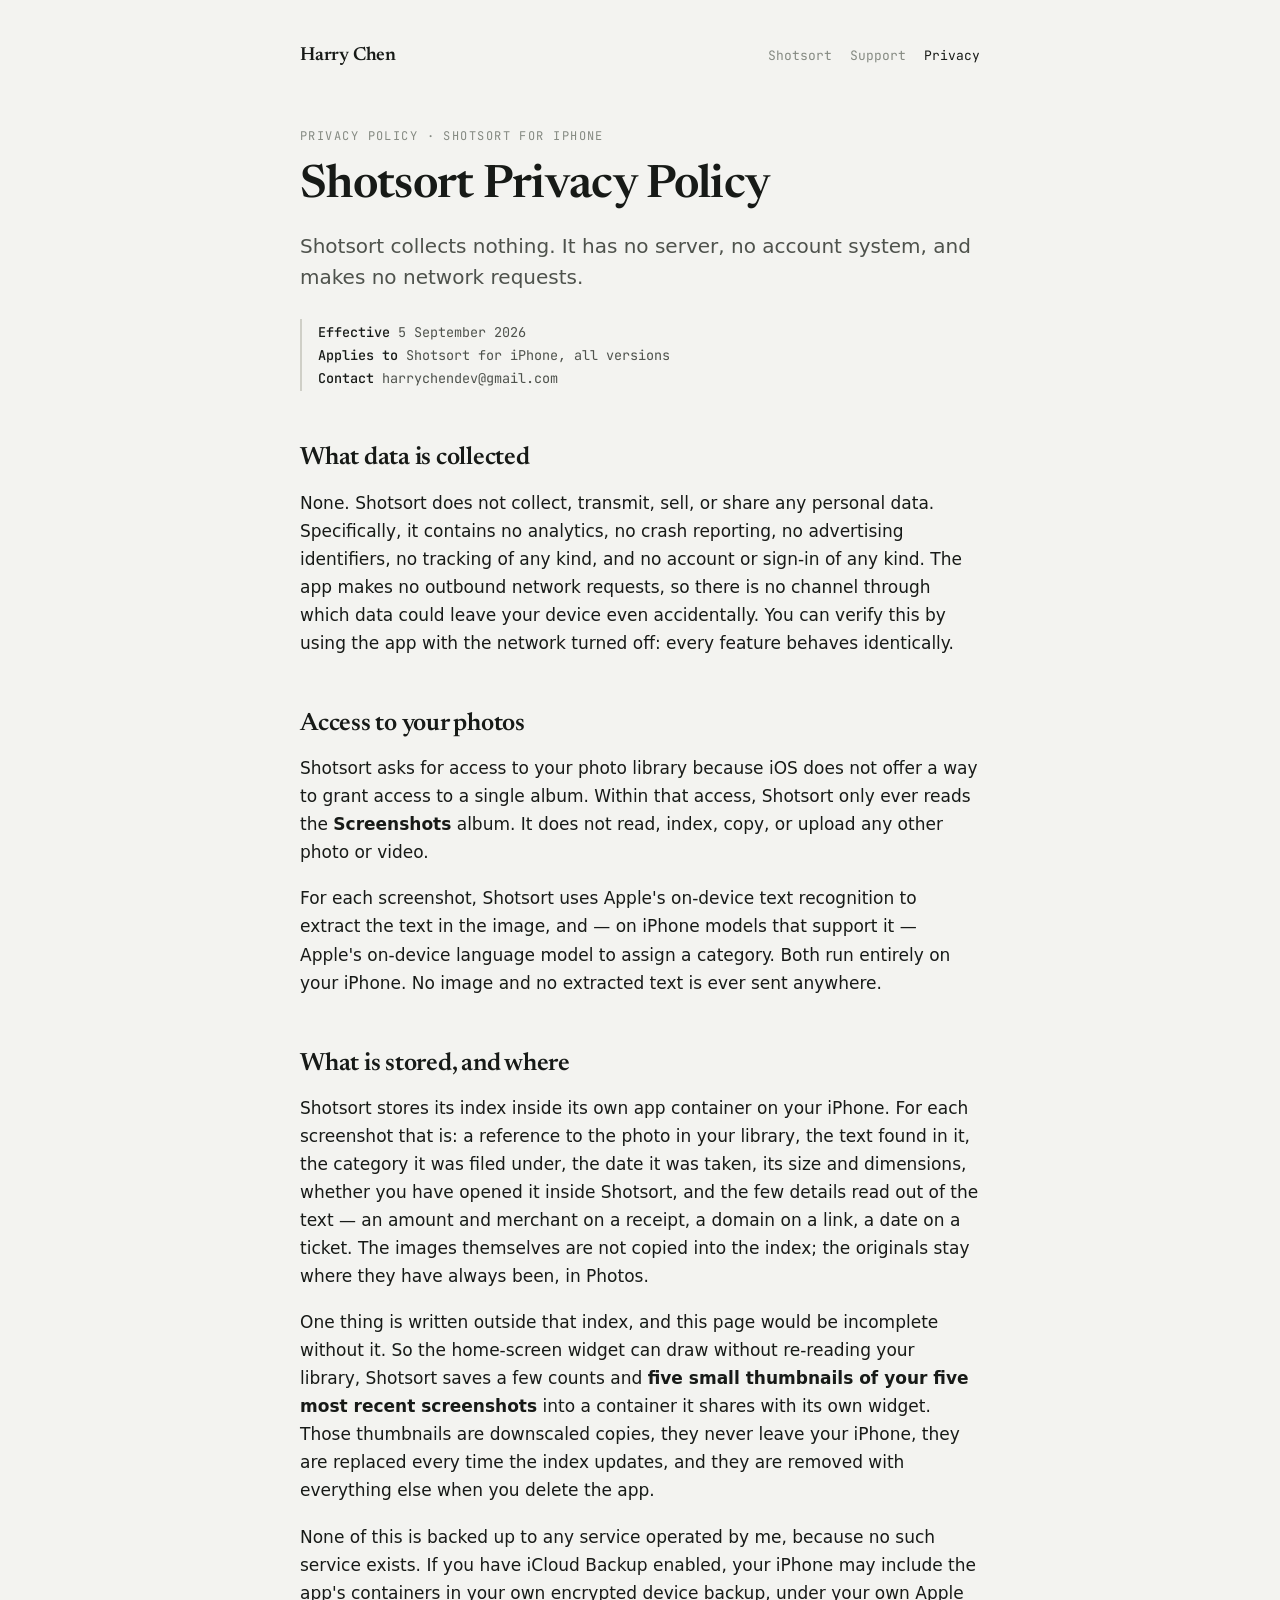
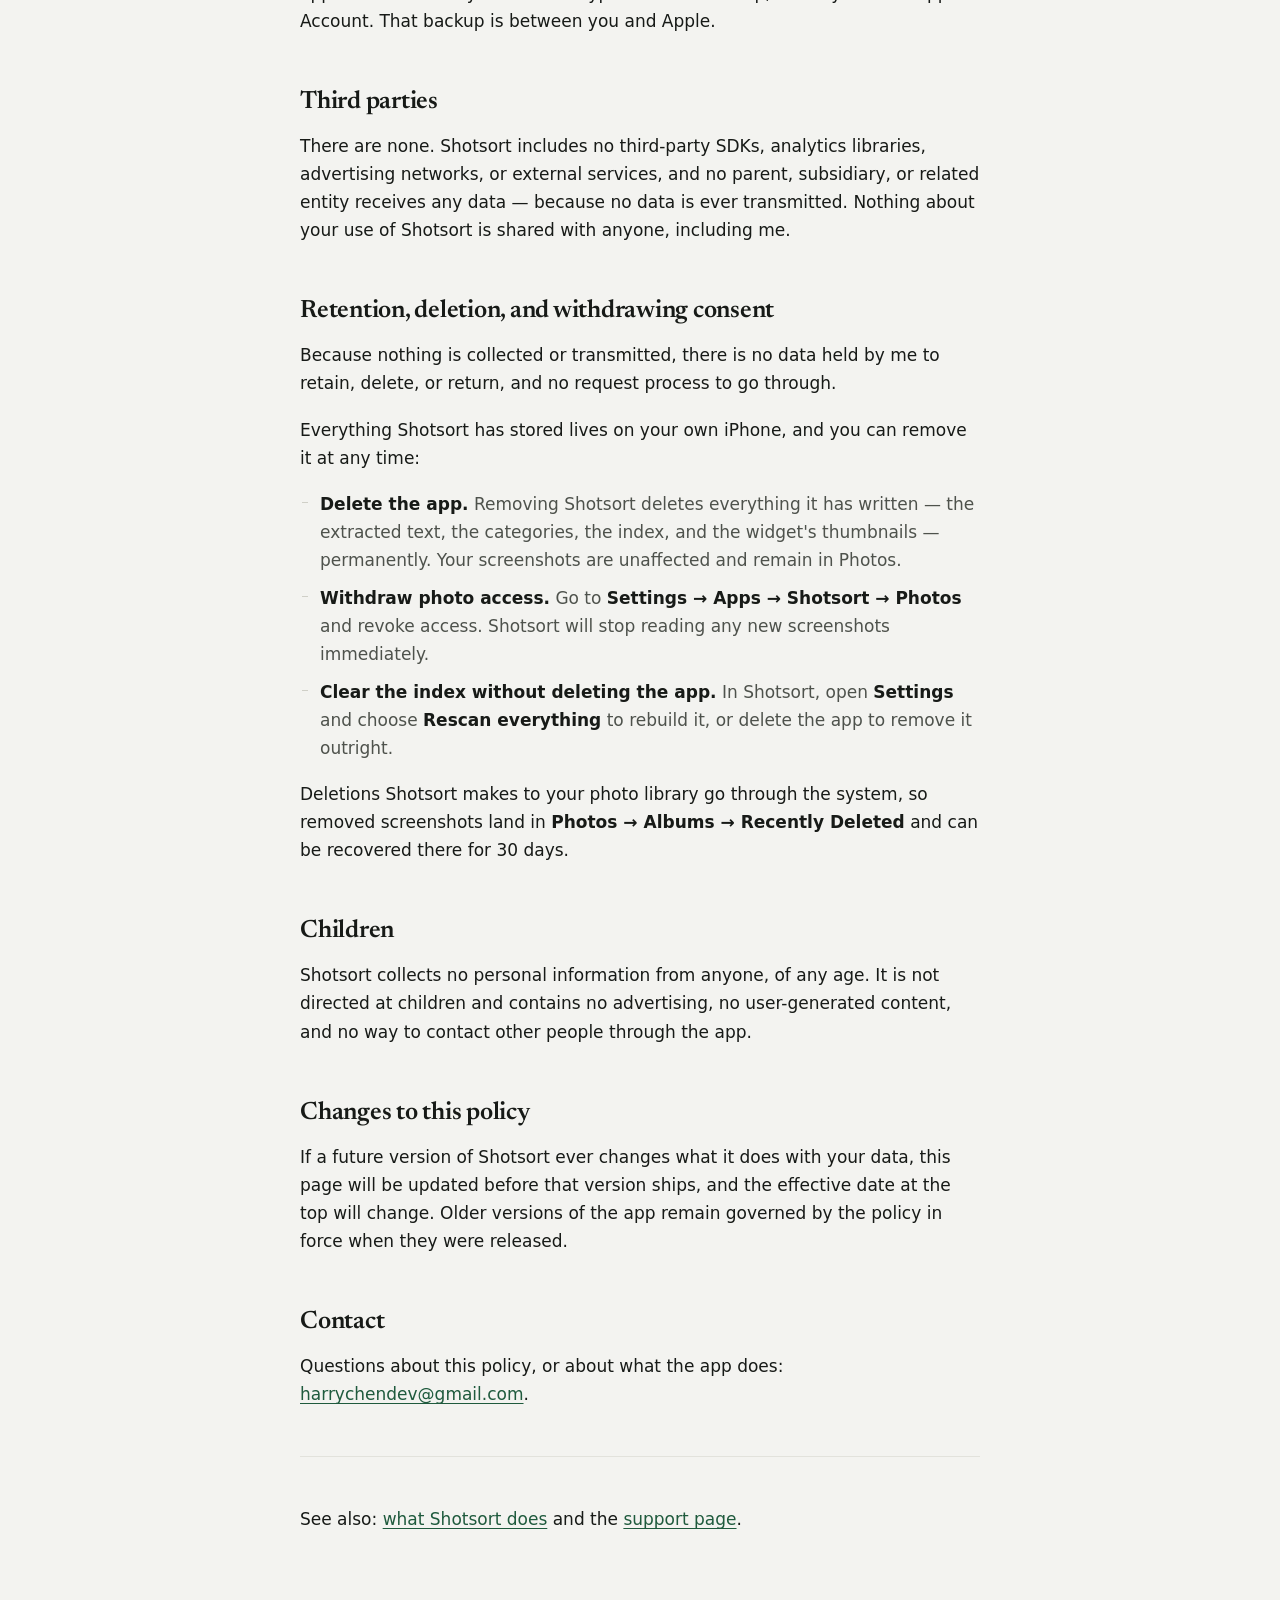
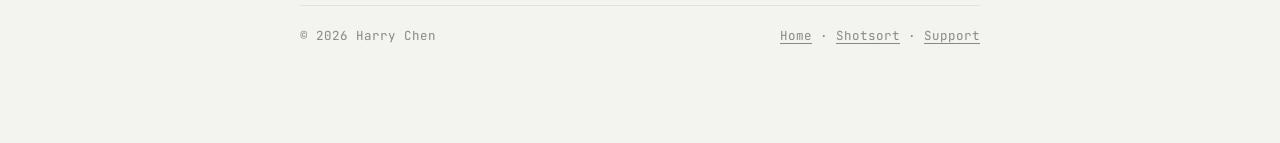
<file: shotsort/privacy/index.html>
<!doctype html>
<html lang="en">
<head>
<meta charset="utf-8">
<meta name="viewport" content="width=device-width, initial-scale=1">
<title>Shotsort Privacy Policy — Harry Chen</title>
<meta name="description" content="Shotsort collects no data. Privacy policy for the Shotsort iPhone app.">
<link rel="icon" href="data:image/svg+xml,<svg xmlns='http://www.w3.org/2000/svg' viewBox='0 0 32 32'><rect width='32' height='32' rx='7' fill='%231F5A3D'/><path d='M11 9v14M21 9v14M11 16h10' stroke='%23F3F3F0' stroke-width='2.6' stroke-linecap='round'/></svg>">
<link rel="preconnect" href="https://fonts.googleapis.com">
<link rel="preconnect" href="https://fonts.gstatic.com" crossorigin>
<link rel="stylesheet" href="https://fonts.googleapis.com/css2?family=Newsreader:opsz,wght@6..72,400;6..72,600&family=JetBrains+Mono:wght@400;500&display=swap">
<link rel="stylesheet" href="/assets/style.css">
</head>
<body>
<a class="skip" href="#main">Skip to content</a>

<header class="site">
  <a class="wordmark" href="/">Harry Chen</a>
  <nav>
    <a href="/shotsort/">Shotsort</a>
    <a href="/shotsort/support/">Support</a>
    <a href="/shotsort/privacy/" aria-current="page">Privacy</a>
  </nav>
</header>

<main id="main">

  <p class="eyebrow" style="margin-top:56px">Privacy policy · Shotsort for iPhone</p>
  <h1 style="margin-top:0">Shotsort Privacy Policy</h1>
  <p class="lead">Shotsort collects nothing. It has no server, no account system, and makes no network requests.</p>

  <p class="spec" style="margin-top:26px"><b>Effective</b> 5 September 2026<br><b>Applies to</b> Shotsort for iPhone, all versions<br><b>Contact</b> harrychendev@gmail.com</p>

  <h2>What data is collected</h2>
  <p>None. Shotsort does not collect, transmit, sell, or share any personal data. Specifically, it contains no analytics, no crash reporting, no advertising identifiers, no tracking of any kind, and no account or sign-in of any kind. The app makes no outbound network requests, so there is no channel through which data could leave your device even accidentally. You can verify this by using the app with the network turned off: every feature behaves identically.</p>

  <h2>Access to your photos</h2>
  <p>Shotsort asks for access to your photo library because iOS does not offer a way to grant access to a single album. Within that access, Shotsort only ever reads the <strong>Screenshots</strong> album. It does not read, index, copy, or upload any other photo or video.</p>
  <p>For each screenshot, Shotsort uses Apple's on-device text recognition to extract the text in the image, and — on iPhone models that support it — Apple's on-device language model to assign a category. Both run entirely on your iPhone. No image and no extracted text is ever sent anywhere.</p>

  <h2>What is stored, and where</h2>
  <p>Shotsort stores its index inside its own app container on your iPhone. For each screenshot that is: a reference to the photo in your library, the text found in it, the category it was filed under, the date it was taken, its size and dimensions, whether you have opened it inside Shotsort, and the few details read out of the text — an amount and merchant on a receipt, a domain on a link, a date on a ticket. The images themselves are not copied into the index; the originals stay where they have always been, in Photos.</p>
  <p>One thing is written outside that index, and this page would be incomplete without it. So the home-screen widget can draw without re-reading your library, Shotsort saves a few counts and <strong>five small thumbnails of your five most recent screenshots</strong> into a container it shares with its own widget. Those thumbnails are downscaled copies, they never leave your iPhone, they are replaced every time the index updates, and they are removed with everything else when you delete the app.</p>
  <p>None of this is backed up to any service operated by me, because no such service exists. If you have iCloud Backup enabled, your iPhone may include the app's containers in your own encrypted device backup, under your own Apple Account. That backup is between you and Apple.</p>

  <h2>Third parties</h2>
  <p>There are none. Shotsort includes no third-party SDKs, analytics libraries, advertising networks, or external services, and no parent, subsidiary, or related entity receives any data — because no data is ever transmitted. Nothing about your use of Shotsort is shared with anyone, including me.</p>

  <h2>Retention, deletion, and withdrawing consent</h2>
  <p>Because nothing is collected or transmitted, there is no data held by me to retain, delete, or return, and no request process to go through.</p>
  <p>Everything Shotsort has stored lives on your own iPhone, and you can remove it at any time:</p>
  <ul class="plain">
    <li><b>Delete the app.</b> Removing Shotsort deletes everything it has written — the extracted text, the categories, the index, and the widget's thumbnails — permanently. Your screenshots are unaffected and remain in Photos.</li>
    <li><b>Withdraw photo access.</b> Go to <strong>Settings → Apps → Shotsort → Photos</strong> and revoke access. Shotsort will stop reading any new screenshots immediately.</li>
    <li><b>Clear the index without deleting the app.</b> In Shotsort, open <strong>Settings</strong> and choose <strong>Rescan everything</strong> to rebuild it, or delete the app to remove it outright.</li>
  </ul>
  <p>Deletions Shotsort makes to your photo library go through the system, so removed screenshots land in <strong>Photos → Albums → Recently Deleted</strong> and can be recovered there for 30 days.</p>

  <h2>Children</h2>
  <p>Shotsort collects no personal information from anyone, of any age. It is not directed at children and contains no advertising, no user-generated content, and no way to contact other people through the app.</p>

  <h2>Changes to this policy</h2>
  <p>If a future version of Shotsort ever changes what it does with your data, this page will be updated before that version ships, and the effective date at the top will change. Older versions of the app remain governed by the policy in force when they were released.</p>

  <h2>Contact</h2>
  <p>Questions about this policy, or about what the app does: <a href="mailto:harrychendev@gmail.com?subject=Shotsort%20privacy">harrychendev@gmail.com</a>.</p>

  <hr>

  <p>See also: <a href="/shotsort/">what Shotsort does</a> and the <a href="/shotsort/support/">support page</a>.</p>

</main>

<footer>
  <span>© 2026 Harry Chen</span>
  <span><a href="/">Home</a> · <a href="/shotsort/">Shotsort</a> · <a href="/shotsort/support/">Support</a></span>
</footer>

</body>
</html>
</file>
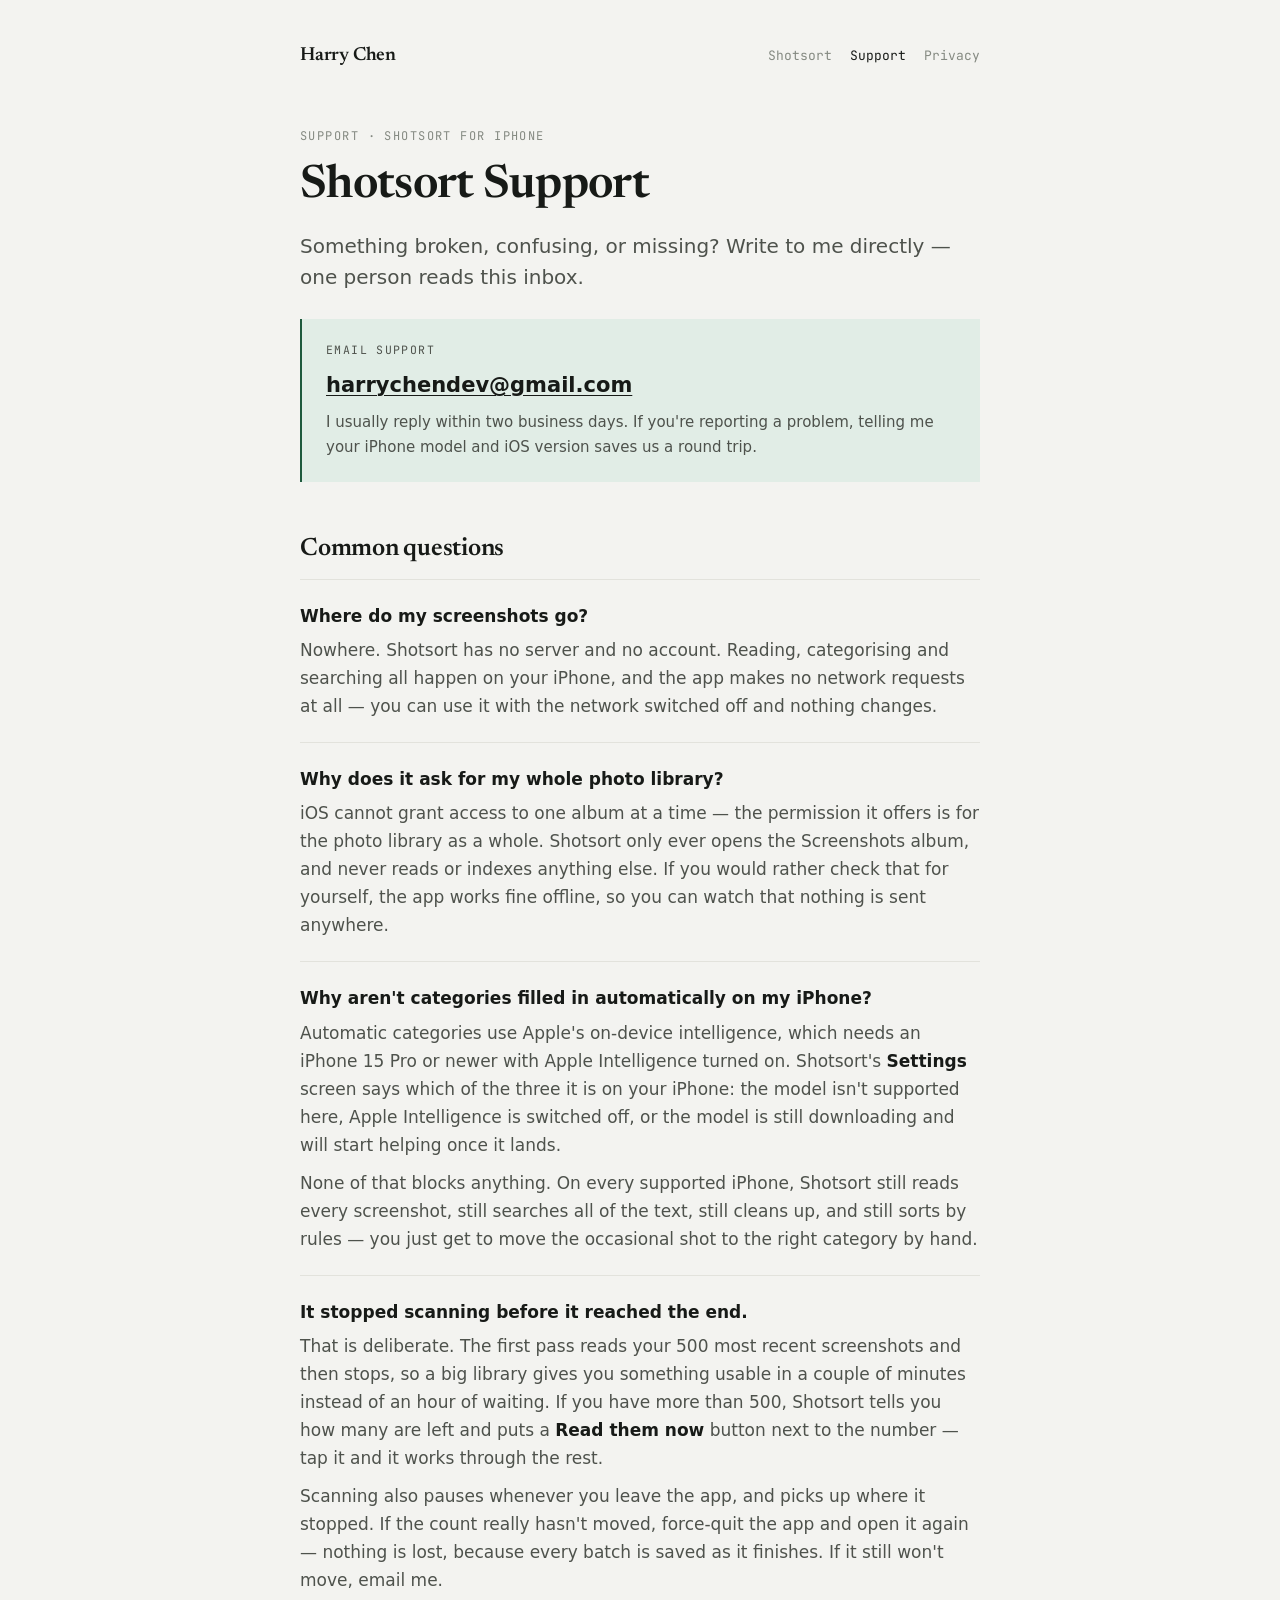
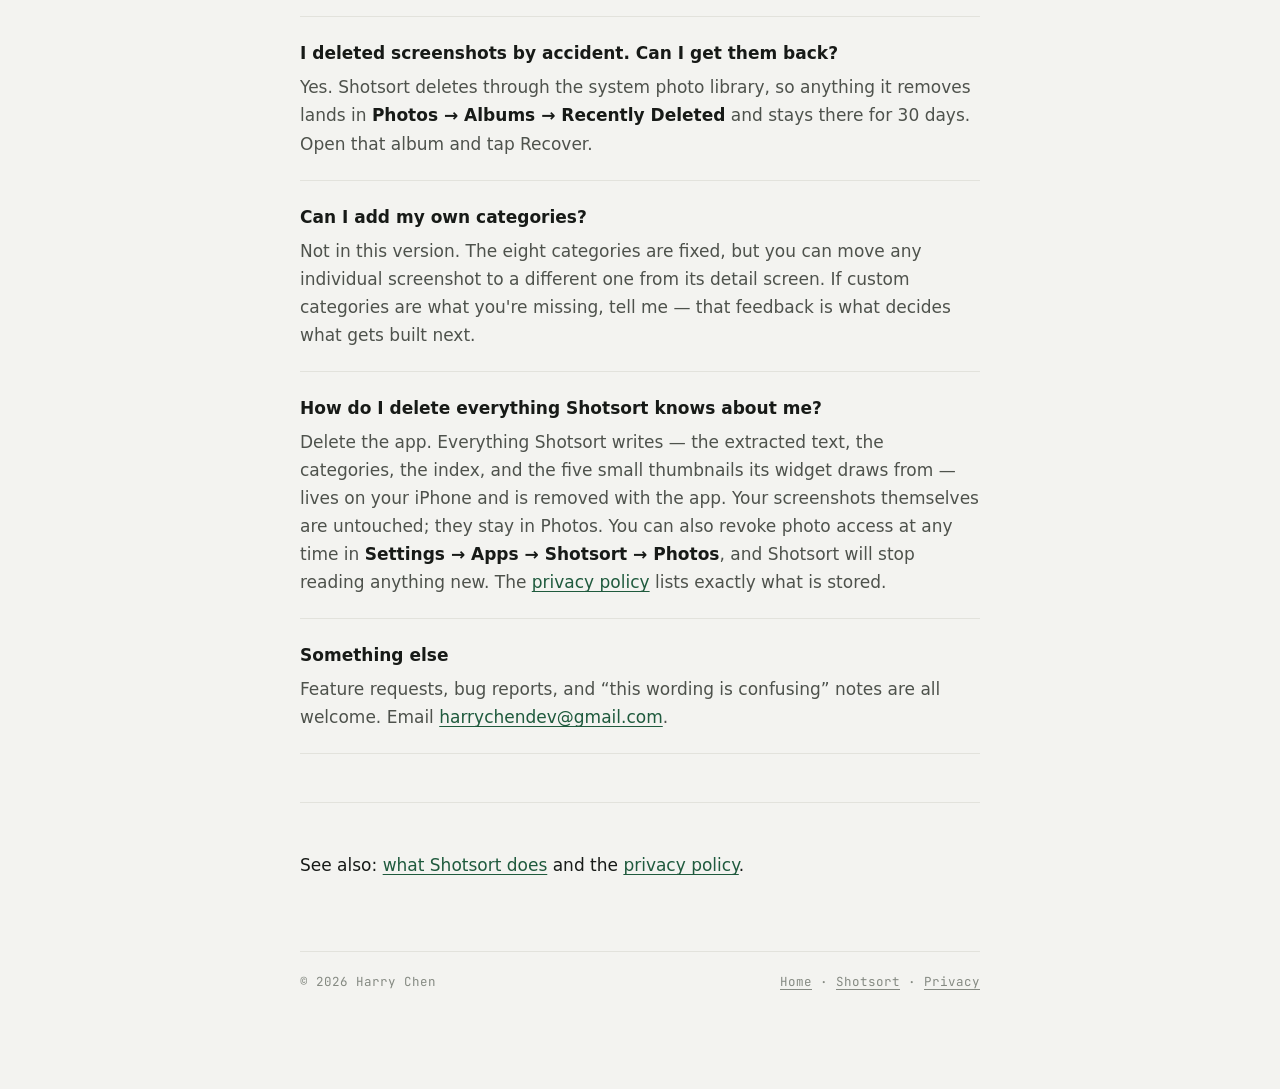
<file: shotsort/support/index.html>
<!doctype html>
<html lang="en">
<head>
<meta charset="utf-8">
<meta name="viewport" content="width=device-width, initial-scale=1">
<title>Shotsort Support — Harry Chen</title>
<meta name="description" content="Help and contact for Shotsort, the on-device screenshot search app for iPhone.">
<link rel="icon" href="data:image/svg+xml,<svg xmlns='http://www.w3.org/2000/svg' viewBox='0 0 32 32'><rect width='32' height='32' rx='7' fill='%231F5A3D'/><path d='M11 9v14M21 9v14M11 16h10' stroke='%23F3F3F0' stroke-width='2.6' stroke-linecap='round'/></svg>">
<link rel="preconnect" href="https://fonts.googleapis.com">
<link rel="preconnect" href="https://fonts.gstatic.com" crossorigin>
<link rel="stylesheet" href="https://fonts.googleapis.com/css2?family=Newsreader:opsz,wght@6..72,400;6..72,600&family=JetBrains+Mono:wght@400;500&display=swap">
<link rel="stylesheet" href="/assets/style.css">
</head>
<body>
<a class="skip" href="#main">Skip to content</a>

<header class="site">
  <a class="wordmark" href="/">Harry Chen</a>
  <nav>
    <a href="/shotsort/">Shotsort</a>
    <a href="/shotsort/support/" aria-current="page">Support</a>
    <a href="/shotsort/privacy/">Privacy</a>
  </nav>
</header>

<main id="main">

  <p class="eyebrow" style="margin-top:56px">Support · Shotsort for iPhone</p>
  <h1 style="margin-top:0">Shotsort Support</h1>
  <p class="lead">Something broken, confusing, or missing? Write to me directly — one person reads this inbox.</p>

  <div class="contact" style="margin-top:26px">
    <div class="label">Email support</div>
    <div class="addr"><a href="mailto:harrychendev@gmail.com?subject=Shotsort%20support">harrychendev@gmail.com</a></div>
    <p>I usually reply within two business days. If you're reporting a problem, telling me your iPhone model and iOS version saves us a round trip.</p>
  </div>

  <h2>Common questions</h2>

  <div class="faq">

    <div>
      <h3>Where do my screenshots go?</h3>
      <p>Nowhere. Shotsort has no server and no account. Reading, categorising and searching all happen on your iPhone, and the app makes no network requests at all — you can use it with the network switched off and nothing changes.</p>
    </div>

    <div>
      <h3>Why does it ask for my whole photo library?</h3>
      <p>iOS cannot grant access to one album at a time — the permission it offers is for the photo library as a whole. Shotsort only ever opens the Screenshots album, and never reads or indexes anything else. If you would rather check that for yourself, the app works fine offline, so you can watch that nothing is sent anywhere.</p>
    </div>

    <div>
      <h3>Why aren't categories filled in automatically on my iPhone?</h3>
      <p>Automatic categories use Apple's on-device intelligence, which needs an iPhone 15 Pro or newer with Apple Intelligence turned on. Shotsort's <strong>Settings</strong> screen says which of the three it is on your iPhone: the model isn't supported here, Apple Intelligence is switched off, or the model is still downloading and will start helping once it lands.</p>
      <p>None of that blocks anything. On every supported iPhone, Shotsort still reads every screenshot, still searches all of the text, still cleans up, and still sorts by rules — you just get to move the occasional shot to the right category by hand.</p>
    </div>

    <div>
      <h3>It stopped scanning before it reached the end.</h3>
      <p>That is deliberate. The first pass reads your 500 most recent screenshots and then stops, so a big library gives you something usable in a couple of minutes instead of an hour of waiting. If you have more than 500, Shotsort tells you how many are left and puts a <strong>Read them now</strong> button next to the number — tap it and it works through the rest.</p>
      <p>Scanning also pauses whenever you leave the app, and picks up where it stopped. If the count really hasn't moved, force-quit the app and open it again — nothing is lost, because every batch is saved as it finishes. If it still won't move, email me.</p>
    </div>

    <div>
      <h3>I deleted screenshots by accident. Can I get them back?</h3>
      <p>Yes. Shotsort deletes through the system photo library, so anything it removes lands in <strong>Photos → Albums → Recently Deleted</strong> and stays there for 30 days. Open that album and tap Recover.</p>
    </div>

    <div>
      <h3>Can I add my own categories?</h3>
      <p>Not in this version. The eight categories are fixed, but you can move any individual screenshot to a different one from its detail screen. If custom categories are what you're missing, tell me — that feedback is what decides what gets built next.</p>
    </div>

    <div>
      <h3>How do I delete everything Shotsort knows about me?</h3>
      <p>Delete the app. Everything Shotsort writes — the extracted text, the categories, the index, and the five small thumbnails its widget draws from — lives on your iPhone and is removed with the app. Your screenshots themselves are untouched; they stay in Photos. You can also revoke photo access at any time in <strong>Settings → Apps → Shotsort → Photos</strong>, and Shotsort will stop reading anything new. The <a href="/shotsort/privacy/">privacy policy</a> lists exactly what is stored.</p>
    </div>

    <div>
      <h3>Something else</h3>
      <p>Feature requests, bug reports, and “this wording is confusing” notes are all welcome. Email <a href="mailto:harrychendev@gmail.com?subject=Shotsort%20support">harrychendev@gmail.com</a>.</p>
    </div>

  </div>

  <hr>

  <p>See also: <a href="/shotsort/">what Shotsort does</a> and the <a href="/shotsort/privacy/">privacy policy</a>.</p>

</main>

<footer>
  <span>© 2026 Harry Chen</span>
  <span><a href="/">Home</a> · <a href="/shotsort/">Shotsort</a> · <a href="/shotsort/privacy/">Privacy</a></span>
</footer>

</body>
</html>
</file>
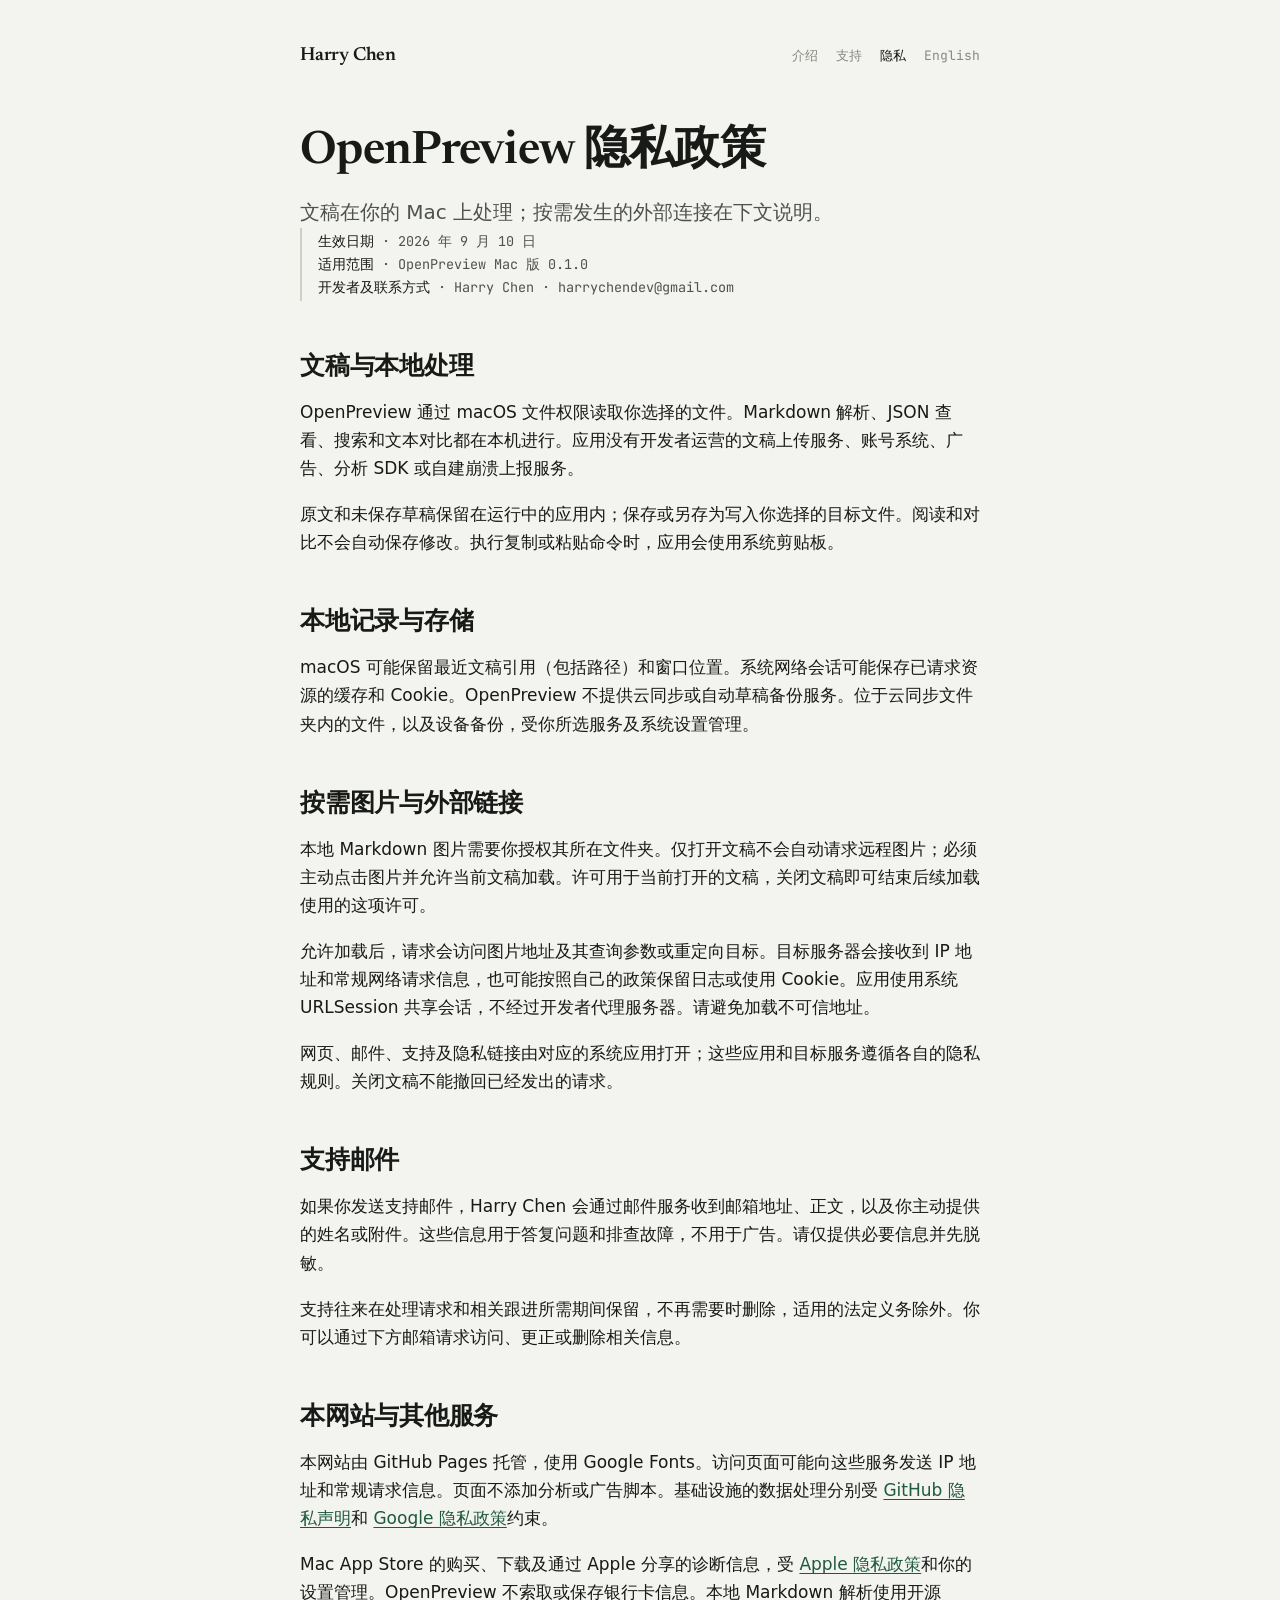
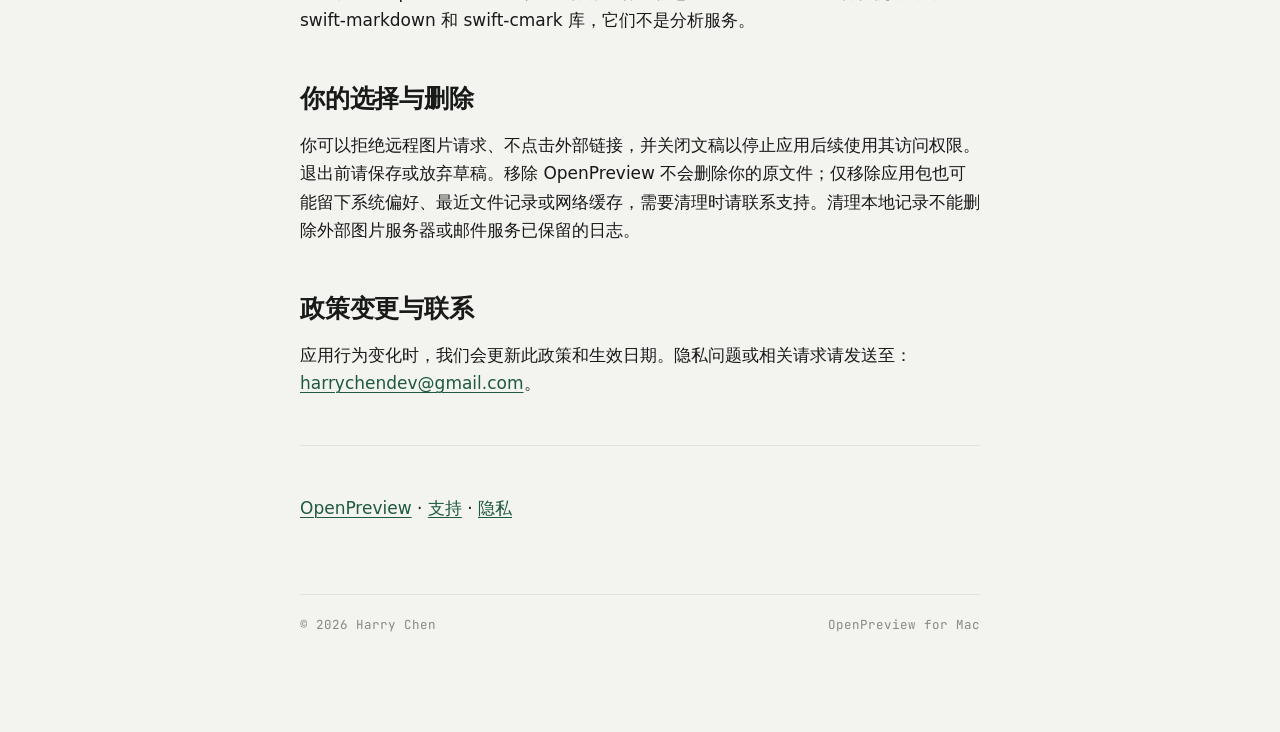
<file: openpreview/zh/privacy/index.html>
<!doctype html>
<html lang="zh-Hans">
<head><meta charset="utf-8"><meta name="viewport" content="width=device-width, initial-scale=1">
<title>OpenPreview 隐私政策 — OpenPreview · Harry Chen</title><meta name="description" content="文稿在你的 Mac 上处理；按需发生的外部连接在下文说明。">
<link rel="canonical" href="https://harry-chen-dev.github.io/openpreview/zh/privacy/"><link rel="alternate" hreflang="en" href="https://harry-chen-dev.github.io/openpreview/privacy/"><link rel="alternate" hreflang="zh-Hans" href="https://harry-chen-dev.github.io/openpreview/zh/privacy/">
<link rel="icon" href="/openpreview/icon.png"><link rel="preconnect" href="https://fonts.googleapis.com"><link rel="preconnect" href="https://fonts.gstatic.com" crossorigin>
<link rel="stylesheet" href="https://fonts.googleapis.com/css2?family=Newsreader:opsz,wght@6..72,400;6..72,600&family=JetBrains+Mono:wght@400;500&display=swap"><link rel="stylesheet" href="/assets/style.css"></head>
<body><a class="skip" href="#main">跳到正文</a>
<header class="site"><a class="wordmark" href="/">Harry Chen</a><nav aria-label="页面导航"><a href="/openpreview/zh/">介绍</a><a href="/openpreview/zh/support/">支持</a><a href="/openpreview/zh/privacy/" aria-current="page">隐私</a><a href="/openpreview/privacy/" lang="en">English</a></nav></header>
<main id="main"><h1>OpenPreview 隐私政策</h1><p class="lead">文稿在你的 Mac 上处理；按需发生的外部连接在下文说明。</p><p class="spec"><b>生效日期</b> · 2026 年 9 月 10 日<br><b>适用范围</b> · OpenPreview Mac 版 0.1.0<br><b>开发者及联系方式</b> · Harry Chen · harrychendev@gmail.com</p>
<h2>文稿与本地处理</h2><p>OpenPreview 通过 macOS 文件权限读取你选择的文件。Markdown 解析、JSON 查看、搜索和文本对比都在本机进行。应用没有开发者运营的文稿上传服务、账号系统、广告、分析 SDK 或自建崩溃上报服务。</p><p>原文和未保存草稿保留在运行中的应用内；保存或另存为写入你选择的目标文件。阅读和对比不会自动保存修改。执行复制或粘贴命令时，应用会使用系统剪贴板。</p>
<h2>本地记录与存储</h2><p>macOS 可能保留最近文稿引用（包括路径）和窗口位置。系统网络会话可能保存已请求资源的缓存和 Cookie。OpenPreview 不提供云同步或自动草稿备份服务。位于云同步文件夹内的文件，以及设备备份，受你所选服务及系统设置管理。</p>
<h2>按需图片与外部链接</h2><p>本地 Markdown 图片需要你授权其所在文件夹。仅打开文稿不会自动请求远程图片；必须主动点击图片并允许当前文稿加载。许可用于当前打开的文稿，关闭文稿即可结束后续加载使用的这项许可。</p><p>允许加载后，请求会访问图片地址及其查询参数或重定向目标。目标服务器会接收到 IP 地址和常规网络请求信息，也可能按照自己的政策保留日志或使用 Cookie。应用使用系统 URLSession 共享会话，不经过开发者代理服务器。请避免加载不可信地址。</p><p>网页、邮件、支持及隐私链接由对应的系统应用打开；这些应用和目标服务遵循各自的隐私规则。关闭文稿不能撤回已经发出的请求。</p>
<h2>支持邮件</h2><p>如果你发送支持邮件，Harry Chen 会通过邮件服务收到邮箱地址、正文，以及你主动提供的姓名或附件。这些信息用于答复问题和排查故障，不用于广告。请仅提供必要信息并先脱敏。</p><p>支持往来在处理请求和相关跟进所需期间保留，不再需要时删除，适用的法定义务除外。你可以通过下方邮箱请求访问、更正或删除相关信息。</p>
<h2>本网站与其他服务</h2><p>本网站由 GitHub Pages 托管，使用 Google Fonts。访问页面可能向这些服务发送 IP 地址和常规请求信息。页面不添加分析或广告脚本。基础设施的数据处理分别受 <a href="https://docs.github.com/en/site-policy/privacy-policies/github-general-privacy-statement">GitHub 隐私声明</a>和 <a href="https://policies.google.com/privacy">Google 隐私政策</a>约束。</p><p>Mac App Store 的购买、下载及通过 Apple 分享的诊断信息，受 <a href="https://www.apple.com/legal/privacy/">Apple 隐私政策</a>和你的设置管理。OpenPreview 不索取或保存银行卡信息。本地 Markdown 解析使用开源 swift-markdown 和 swift-cmark 库，它们不是分析服务。</p>
<h2>你的选择与删除</h2><p>你可以拒绝远程图片请求、不点击外部链接，并关闭文稿以停止应用后续使用其访问权限。退出前请保存或放弃草稿。移除 OpenPreview 不会删除你的原文件；仅移除应用包也可能留下系统偏好、最近文件记录或网络缓存，需要清理时请联系支持。清理本地记录不能删除外部图片服务器或邮件服务已保留的日志。</p>
<h2>政策变更与联系</h2><p>应用行为变化时，我们会更新此政策和生效日期。隐私问题或相关请求请发送至：<a href="mailto:harrychendev@gmail.com?subject=OpenPreview%20privacy">harrychendev@gmail.com</a>。</p>
<hr><p><a href="/openpreview/zh/">OpenPreview</a> · <a href="/openpreview/zh/support/">支持</a> · <a href="/openpreview/zh/privacy/">隐私</a></p></main>
<footer><span>© 2026 Harry Chen</span><span>OpenPreview for Mac</span></footer></body></html>
</file>
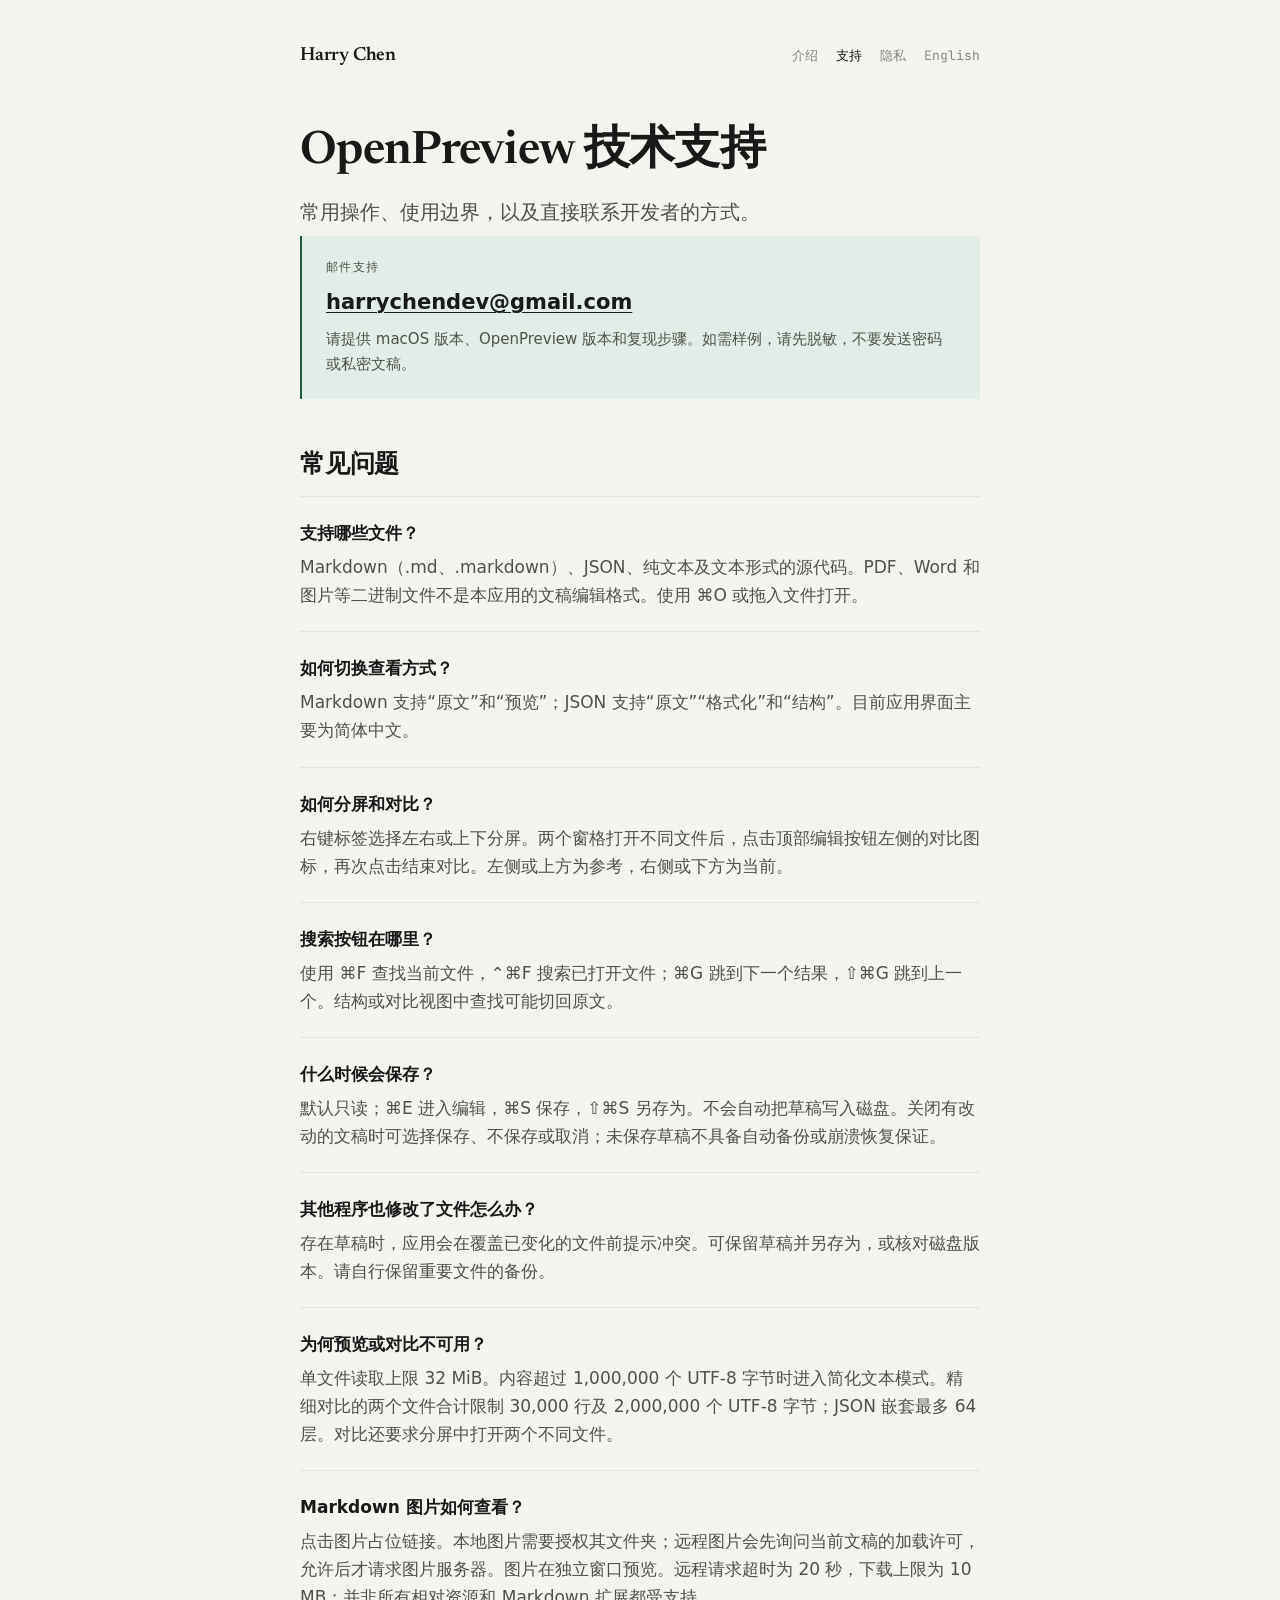
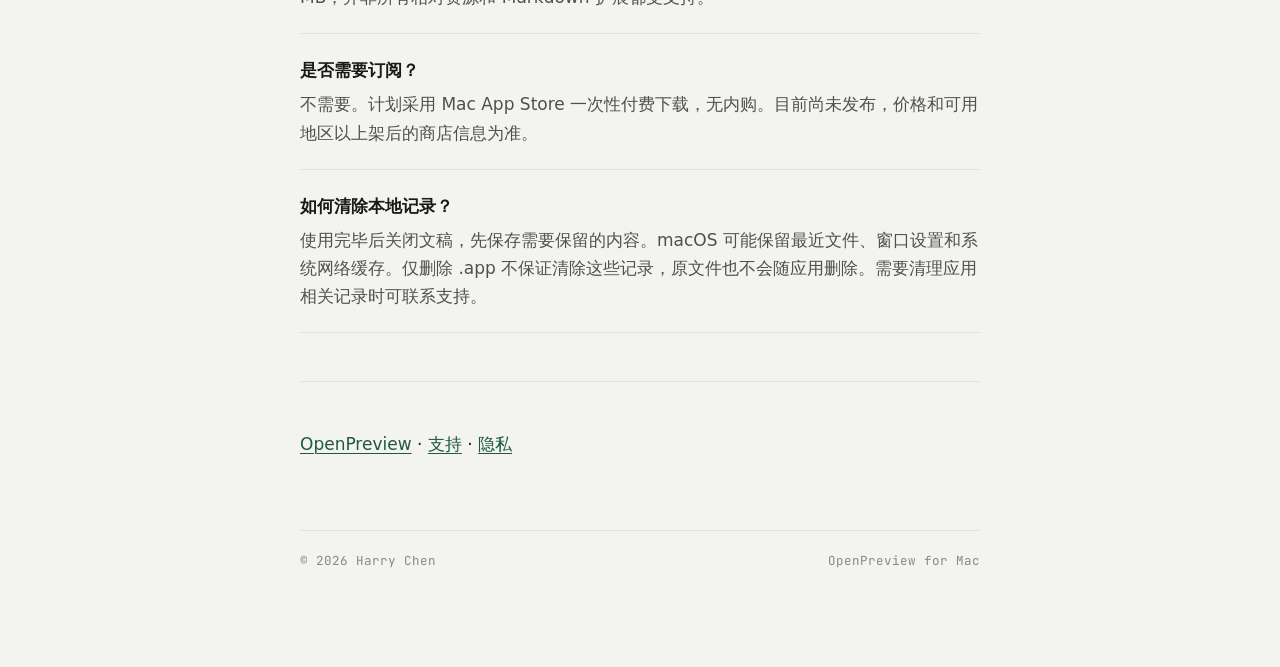
<file: openpreview/zh/support/index.html>
<!doctype html>
<html lang="zh-Hans">
<head><meta charset="utf-8"><meta name="viewport" content="width=device-width, initial-scale=1">
<title>OpenPreview 技术支持 — OpenPreview · Harry Chen</title><meta name="description" content="常用操作、使用边界，以及直接联系开发者的方式。">
<link rel="canonical" href="https://harry-chen-dev.github.io/openpreview/zh/support/"><link rel="alternate" hreflang="en" href="https://harry-chen-dev.github.io/openpreview/support/"><link rel="alternate" hreflang="zh-Hans" href="https://harry-chen-dev.github.io/openpreview/zh/support/">
<link rel="icon" href="/openpreview/icon.png"><link rel="preconnect" href="https://fonts.googleapis.com"><link rel="preconnect" href="https://fonts.gstatic.com" crossorigin>
<link rel="stylesheet" href="https://fonts.googleapis.com/css2?family=Newsreader:opsz,wght@6..72,400;6..72,600&family=JetBrains+Mono:wght@400;500&display=swap"><link rel="stylesheet" href="/assets/style.css"></head>
<body><a class="skip" href="#main">跳到正文</a>
<header class="site"><a class="wordmark" href="/">Harry Chen</a><nav aria-label="页面导航"><a href="/openpreview/zh/">介绍</a><a href="/openpreview/zh/support/" aria-current="page">支持</a><a href="/openpreview/zh/privacy/">隐私</a><a href="/openpreview/support/" lang="en">English</a></nav></header>
<main id="main"><h1>OpenPreview 技术支持</h1><p class="lead">常用操作、使用边界，以及直接联系开发者的方式。</p><div class="contact"><div class="label">邮件支持</div><div class="addr"><a href="mailto:harrychendev@gmail.com?subject=OpenPreview%20support">harrychendev@gmail.com</a></div><p>请提供 macOS 版本、OpenPreview 版本和复现步骤。如需样例，请先脱敏，不要发送密码或私密文稿。</p></div><h2>常见问题</h2><div class="faq">
<div><h3>支持哪些文件？</h3><p>Markdown（.md、.markdown）、JSON、纯文本及文本形式的源代码。PDF、Word 和图片等二进制文件不是本应用的文稿编辑格式。使用 ⌘O 或拖入文件打开。</p></div>
<div><h3>如何切换查看方式？</h3><p>Markdown 支持“原文”和“预览”；JSON 支持“原文”“格式化”和“结构”。目前应用界面主要为简体中文。</p></div>
<div><h3>如何分屏和对比？</h3><p>右键标签选择左右或上下分屏。两个窗格打开不同文件后，点击顶部编辑按钮左侧的对比图标，再次点击结束对比。左侧或上方为参考，右侧或下方为当前。</p></div>
<div><h3>搜索按钮在哪里？</h3><p>使用 ⌘F 查找当前文件，⌃⌘F 搜索已打开文件；⌘G 跳到下一个结果，⇧⌘G 跳到上一个。结构或对比视图中查找可能切回原文。</p></div>
<div><h3>什么时候会保存？</h3><p>默认只读；⌘E 进入编辑，⌘S 保存，⇧⌘S 另存为。不会自动把草稿写入磁盘。关闭有改动的文稿时可选择保存、不保存或取消；未保存草稿不具备自动备份或崩溃恢复保证。</p></div>
<div><h3>其他程序也修改了文件怎么办？</h3><p>存在草稿时，应用会在覆盖已变化的文件前提示冲突。可保留草稿并另存为，或核对磁盘版本。请自行保留重要文件的备份。</p></div>
<div><h3>为何预览或对比不可用？</h3><p>单文件读取上限 32 MiB。内容超过 1,000,000 个 UTF-8 字节时进入简化文本模式。精细对比的两个文件合计限制 30,000 行及 2,000,000 个 UTF-8 字节；JSON 嵌套最多 64 层。对比还要求分屏中打开两个不同文件。</p></div>
<div><h3>Markdown 图片如何查看？</h3><p>点击图片占位链接。本地图片需要授权其文件夹；远程图片会先询问当前文稿的加载许可，允许后才请求图片服务器。图片在独立窗口预览。远程请求超时为 20 秒，下载上限为 10 MB；并非所有相对资源和 Markdown 扩展都受支持。</p></div>
<div><h3>是否需要订阅？</h3><p>不需要。计划采用 Mac App Store 一次性付费下载，无内购。目前尚未发布，价格和可用地区以上架后的商店信息为准。</p></div>
<div><h3>如何清除本地记录？</h3><p>使用完毕后关闭文稿，先保存需要保留的内容。macOS 可能保留最近文件、窗口设置和系统网络缓存。仅删除 .app 不保证清除这些记录，原文件也不会随应用删除。需要清理应用相关记录时可联系支持。</p></div></div>
<hr><p><a href="/openpreview/zh/">OpenPreview</a> · <a href="/openpreview/zh/support/">支持</a> · <a href="/openpreview/zh/privacy/">隐私</a></p></main>
<footer><span>© 2026 Harry Chen</span><span>OpenPreview for Mac</span></footer></body></html>
</file>
<file: assets/style.css>
/* Harry Chen — personal site
   One stylesheet for every page. Tokens first, then layout, then components. */

:root {
  --paper:       #F3F3F0;
  --surface:     #FFFFFF;
  --ink:         #171A17;
  --ink-2:       #4E524C;
  --ink-3:       #858A82;
  --line:        #E2E2DC;
  --line-2:      #CFCFC7;
  --accent:      #1F5A3D;
  --accent-soft: #E1EDE6;

  --font-display: "Newsreader", Georgia, "Songti SC", serif;
  --font-body:    -apple-system, BlinkMacSystemFont, "Segoe UI", system-ui, "PingFang SC", sans-serif;
  --font-mono:    "JetBrains Mono", ui-monospace, SFMono-Regular, Menlo, monospace;

  --measure: 680px;
}

@media (prefers-color-scheme: dark) {
  :root {
    --paper:       #0F110F;
    --surface:     #171A17;
    --ink:         #EDEFEA;
    --ink-2:       #AEB3A9;
    --ink-3:       #7C817A;
    --line:        #262A26;
    --line-2:      #3A403A;
    --accent:      #6FBF92;
    --accent-soft: #15301F;
  }
}

* { box-sizing: border-box; }

html { -webkit-text-size-adjust: 100%; }

body {
  margin: 0;
  background: var(--paper);
  color: var(--ink);
  font-family: var(--font-body);
  font-size: 17px;
  line-height: 1.65;
  -webkit-font-smoothing: antialiased;
  padding: 0 24px 96px;
}

.wrap { max-width: var(--measure); margin: 0 auto; }

/* ---------- links ---------- */

a { color: var(--accent); text-decoration: underline; text-underline-offset: 3px; text-decoration-thickness: 1px; }
a:hover { text-decoration-thickness: 2px; }
a:focus-visible { outline: 2px solid var(--accent); outline-offset: 3px; border-radius: 2px; }

.skip {
  position: absolute; left: -9999px;
}
.skip:focus {
  position: static; display: inline-block; margin: 12px 0; font-family: var(--font-mono); font-size: 13px;
}

/* ---------- site header ---------- */

.site {
  max-width: var(--measure); margin: 0 auto;
  padding: 40px 0 0;
  display: flex; align-items: baseline; justify-content: space-between; gap: 20px; flex-wrap: wrap;
}
.wordmark {
  font-family: var(--font-display); font-weight: 600; font-size: 19px;
  color: var(--ink); text-decoration: none; letter-spacing: -.01em;
}
.wordmark:hover { color: var(--accent); }
.site nav { display: flex; gap: 18px; font-family: var(--font-mono); font-size: 13px; }
.site nav a { color: var(--ink-3); text-decoration: none; }
.site nav a:hover, .site nav a[aria-current="page"] { color: var(--ink); }

/* ---------- page head ---------- */

main { max-width: var(--measure); margin: 0 auto; }

.eyebrow {
  font-family: var(--font-mono); font-size: 12px; letter-spacing: .12em;
  text-transform: uppercase; color: var(--ink-3); margin: 0 0 14px;
}

h1 {
  font-family: var(--font-display); font-weight: 600;
  font-size: clamp(34px, 6vw, 46px); line-height: 1.12; letter-spacing: -.015em;
  margin: 56px 0 0; text-wrap: balance;
}
.lead {
  font-size: 20px; line-height: 1.55; color: var(--ink-2);
  margin: 18px 0 0; max-width: 34em;
}

h2 {
  font-family: var(--font-display); font-weight: 600;
  font-size: 25px; line-height: 1.25; letter-spacing: -.01em;
  margin: 52px 0 14px;
}
h3 {
  font-family: var(--font-body); font-weight: 600; font-size: 17px;
  margin: 30px 0 6px;
}

p { margin: 0 0 18px; }
p:last-child { margin-bottom: 0; }

strong { font-weight: 600; color: var(--ink); }

hr {
  border: 0; border-top: 1px solid var(--line); margin: 48px 0;
}

/* ---------- catalogue of apps ---------- */

.catalogue { border-top: 1px solid var(--line-2); }

.entry {
  border-bottom: 1px solid var(--line);
  padding: 26px 0;
  display: flex; flex-direction: column; gap: 8px;
}
.entry-head { display: flex; align-items: baseline; justify-content: space-between; gap: 16px; }
.entry-name {
  font-family: var(--font-display); font-weight: 600; font-size: 26px;
  letter-spacing: -.01em; margin: 0;
}
.entry-name a { color: var(--ink); text-decoration: none; }
.entry-name a:hover { color: var(--accent); text-decoration: underline; text-underline-offset: 4px; }
.status {
  font-family: var(--font-mono); font-size: 11.5px; letter-spacing: .06em;
  text-transform: uppercase; color: var(--ink-3); white-space: nowrap;
  border: 1px solid var(--line-2); border-radius: 3px; padding: 3px 8px;
}
.status.live { color: var(--accent); border-color: var(--accent); }
.entry-desc { margin: 0; color: var(--ink-2); max-width: 40em; }
.entry-meta {
  font-family: var(--font-mono); font-size: 12.5px; color: var(--ink-3);
  display: flex; flex-wrap: wrap; gap: 6px 10px; align-items: center;
}
.entry-links { display: flex; flex-wrap: wrap; gap: 16px; font-family: var(--font-mono); font-size: 13px; margin-top: 2px; }

/* ---------- spec list (requirements, facts) ---------- */

.spec {
  font-family: var(--font-mono); font-size: 13.5px; line-height: 1.7;
  border-left: 2px solid var(--line-2); padding: 2px 0 2px 16px;
  color: var(--ink-2); margin: 0 0 18px;
}
.spec b { color: var(--ink); font-weight: 500; }

/* ---------- contact block ---------- */

.contact {
  border-left: 2px solid var(--accent);
  background: var(--accent-soft);
  padding: 22px 24px; margin: 8px 0 0;
  display: flex; flex-direction: column; gap: 8px;
}
.contact .label {
  font-family: var(--font-mono); font-size: 11.5px; letter-spacing: .12em;
  text-transform: uppercase; color: var(--ink-2);
}
.contact .addr { font-size: 21px; font-weight: 600; word-break: break-word; }
.contact .addr a { color: var(--ink); }
.contact p { font-size: 15px; color: var(--ink-2); margin: 0; }

/* ---------- lists ---------- */

ul.plain { list-style: none; margin: 0 0 18px; padding: 0; display: flex; flex-direction: column; gap: 10px; }
ul.plain li { padding-left: 20px; position: relative; color: var(--ink-2); }
ul.plain li::before {
  content: ""; position: absolute; left: 2px; top: .72em;
  width: 6px; height: 1px; background: var(--line-2);
}
ul.plain li b { color: var(--ink); font-weight: 600; }

/* ---------- faq ---------- */

.faq { border-top: 1px solid var(--line); margin-top: 8px; }
.faq > div { border-bottom: 1px solid var(--line); padding: 22px 0; }
.faq h3 { margin: 0 0 6px; }
.faq p { color: var(--ink-2); margin: 0 0 10px; }
.faq p:last-child { margin-bottom: 0; }

/* ---------- footer ---------- */

footer {
  max-width: var(--measure); margin: 72px auto 0;
  border-top: 1px solid var(--line); padding-top: 20px;
  font-family: var(--font-mono); font-size: 12.5px; color: var(--ink-3);
  display: flex; flex-wrap: wrap; gap: 8px 20px; justify-content: space-between;
}
footer a { color: var(--ink-3); }
footer a:hover { color: var(--ink); }

/* ---------- small screens ---------- */

@media (max-width: 560px) {
  body { padding: 0 20px 72px; font-size: 16.5px; }
  h1 { margin-top: 40px; }
  .lead { font-size: 18px; }
  .entry-head { flex-direction: column; align-items: flex-start; gap: 8px; }
  .contact .addr { font-size: 18px; }
}

@media (prefers-reduced-motion: reduce) {
  * { transition: none !important; animation: none !important; }
}

/* OpenPreview uses the same single-column layout and shared tokens. */
.site nav { flex-wrap: wrap; }
.product-icon { display: block; margin-top: 48px; border-radius: 18px; }
.product-icon + h1 { margin-top: 24px; }
</file>
